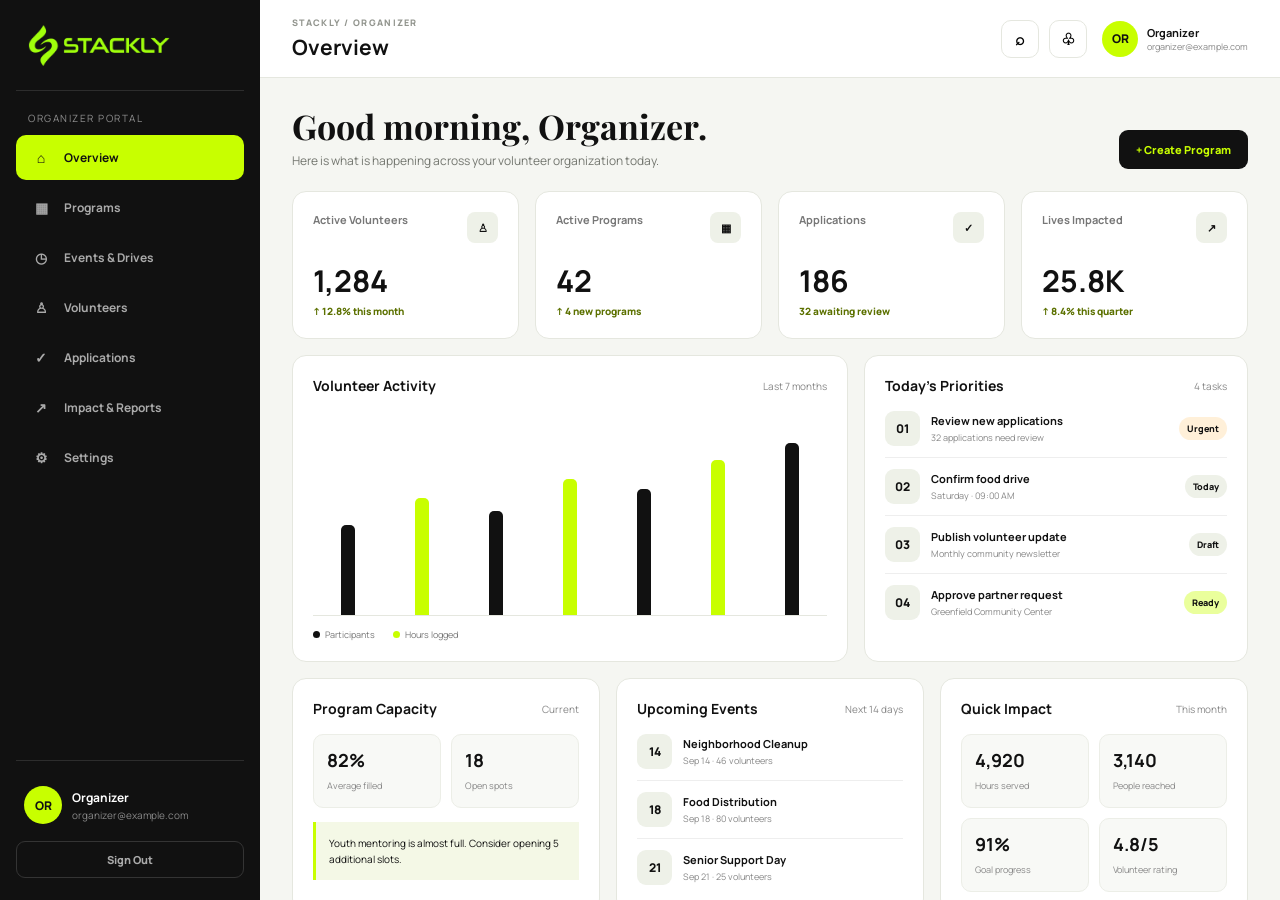
<file: admin-dashboard.html>
<!DOCTYPE html>

<html lang="en">
<head>
<meta charset="utf-8"/>
<meta content="width=device-width, initial-scale=1.0" name="viewport"/>
<title>Stackly | Organizer Dashboard</title>
<link href="assets/img/impact/logo STAC.webp" rel="icon"/>
<link href="https://fonts.googleapis.com" rel="preconnect"/>
<link crossorigin="" href="https://fonts.gstatic.com" rel="preconnect"/>
<link href="https://fonts.googleapis.com/css2?family=Manrope:wght@400;500;600;700;800&amp;family=Playfair+Display:wght@600;700&amp;display=swap" rel="stylesheet"/>
<style>
*{margin:0;padding:0;box-sizing:border-box}
:root{--black:#111;--lime:#c8ff00;--bg:#f5f6f2;--white:#fff;--line:#e5e7df;--muted:#73766f;--soft:#eef1e8}
body{font-family:Manrope,sans-serif;background:var(--bg);color:var(--black);overflow:hidden}
button,input,select{font:inherit}
button{cursor:pointer}
.app{height:100vh;display:flex}

/* SIDEBAR */
.sidebar{width:260px;background:var(--black);color:#fff;flex:none;display:flex;flex-direction:column;padding:22px 16px;z-index:100}
.logo{padding:3px 12px 24px;border-bottom:1px solid #2d2d2d}
.logo img{opacity:1 !important;filter:brightness(0) saturate(100%) invert(88%) sepia(99%) saturate(1737%) hue-rotate(26deg) brightness(106%) contrast(105%) !important;width:142px;display:block}
.portal{font-size:10px;text-transform:uppercase;letter-spacing:1.5px;color:#8f8f8f;margin:20px 12px 10px}
.nav{display:flex;flex-direction:column;gap:5px}
.nav button{border:0;background:transparent;color:#aaa;text-align:left;padding:13px 14px;border-radius:10px;font-weight:700;font-size:12px;display:flex;align-items:center;gap:12px;transition:.2s}
.nav button:hover{background:#1e1e1e;color:#fff}
.nav button.active{background:var(--lime);color:#111}
.nav-icon{width:22px;text-align:center;font-size:14px}
.sidebar-bottom{margin-top:auto;border-top:1px solid #2d2d2d;padding-top:16px}
.user-mini{display:flex;align-items:center;gap:10px;padding:9px 8px;margin-bottom:8px}
.avatar{width:38px;height:38px;border-radius:50%;background:var(--lime);color:#111;display:grid;place-items:center;font-weight:800;font-size:12px}
.user-mini strong{display:block;font-size:12px;max-width:155px;overflow:hidden;text-overflow:ellipsis;white-space:nowrap}
.user-mini small{display:block;color:#888;font-size:10px;margin-top:2px}
.signout{width:100%;border:1px solid #343434;background:transparent;color:#aaa;border-radius:9px;padding:10px;font-size:11px;font-weight:800}
.signout:hover{background:#fff;color:#111}

/* MOBILE */
.mobile-top{display:none}
.overlay{display:none}

/* MAIN */
.main{flex:1;min-width:0;height:100vh;overflow-y:auto;overflow-x:hidden}
.topbar{height:78px;background:#fff;border-bottom:1px solid var(--line);display:flex;align-items:center;justify-content:space-between;padding:0 32px;position:sticky;top:0;z-index:30}
.top-title small{display:block;text-transform:uppercase;letter-spacing:1.3px;color:#92958e;font-size:9px;font-weight:800;margin-bottom:4px}
.top-title h1{font-size:21px}
.top-actions{display:flex;align-items:center;gap:10px}
.icon-btn{width:38px;height:38px;border:1px solid var(--line);background:#fff;border-radius:10px;font-weight:800}
.profile{display:flex;align-items:center;gap:9px;margin-left:5px}
.profile .avatar{width:36px;height:36px}
.profile div:last-child strong{font-size:11px;display:block}
.profile div:last-child span{font-size:9px;color:#888;display:block;max-width:160px;overflow:hidden;text-overflow:ellipsis}

.content{padding:30px 32px 55px;max-width:1500px;margin:auto}
.page{display:none}
.page.active{display:block}

/* COMMON */
.page-head{display:flex;justify-content:space-between;align-items:flex-end;gap:20px;margin-bottom:22px}
.page-head h2{font-family:"Playfair Display",serif;font-size:34px;line-height:1.1}
.page-head p{color:var(--muted);font-size:12px;margin-top:7px}
.primary{border:0;background:var(--black);color:var(--lime);padding:12px 17px;border-radius:9px;font-size:11px;font-weight:800}
.primary:hover{background:var(--lime);color:#111}
.ghost{border:1px solid var(--line);background:#fff;color:#111;padding:11px 15px;border-radius:9px;font-size:11px;font-weight:800}
.grid{display:grid;gap:16px}
.stats{grid-template-columns:repeat(4,1fr)}
.card{background:#fff;border:1px solid var(--line);border-radius:14px;padding:20px}
.stat-card{min-height:130px}
.stat-top{display:flex;justify-content:space-between;color:#777;font-size:11px;font-weight:700}
.stat-icon{width:31px;height:31px;border-radius:8px;background:var(--soft);display:grid;place-items:center;color:#111;font-weight:800}
.stat-card h3{font-size:30px;margin-top:17px}
.stat-card .change{font-size:10px;color:#5c7100;margin-top:3px;font-weight:800}
.two{grid-template-columns:1.45fr 1fr}
.three{grid-template-columns:repeat(3,1fr)}
.section-gap{margin-top:16px}
.card-head{display:flex;justify-content:space-between;align-items:center;margin-bottom:16px}
.card-head h3{font-size:14px}
.card-head span{font-size:10px;color:#888}
.chart{height:205px;display:flex;align-items:flex-end;gap:14px;padding:15px 5px 0;border-bottom:1px solid var(--line)}
.bar-wrap{height:100%;flex:1;display:flex;align-items:flex-end;justify-content:center;gap:5px}
.bar{width:14px;border-radius:5px 5px 0 0;background:#111}
.bar.lime{background:var(--lime)}
.bar-label{font-size:9px;color:#999;margin-top:8px;text-align:center}
.legend{display:flex;gap:18px;margin-top:12px;font-size:9px;color:#777}
.dot{display:inline-block;width:7px;height:7px;border-radius:50%;background:#111;margin-right:5px}
.dot.lime{background:var(--lime)}
.list{display:flex;flex-direction:column;gap:11px}
.list-item{display:flex;align-items:center;gap:11px;padding-bottom:11px;border-bottom:1px solid #eee}
.list-item:last-child{border:0;padding-bottom:0}
.list-icon{width:35px;height:35px;border-radius:9px;background:var(--soft);display:grid;place-items:center;font-size:12px;font-weight:800;flex:none}
.list-copy{min-width:0;flex:1}
.list-copy strong{font-size:11px;display:block;white-space:nowrap;overflow:hidden;text-overflow:ellipsis}
.list-copy small{font-size:9px;color:#888;display:block;margin-top:3px}
.badge{font-size:9px;font-weight:800;padding:5px 8px;border-radius:20px;background:var(--soft)}
.badge.green{background:#eaff9c}
.badge.dark{background:#111;color:#fff}
.badge.orange{background:#fff0d9}
.table-wrap{overflow:auto}
table{width:100%;border-collapse:collapse;min-width:650px}
th{text-align:left;font-size:9px;text-transform:uppercase;letter-spacing:.8px;color:#92958e;padding:10px 9px;border-bottom:1px solid var(--line)}
td{font-size:10px;padding:13px 9px;border-bottom:1px solid #eee}
td strong{font-size:11px}
.progress{height:7px;background:#eceee8;border-radius:20px;overflow:hidden;min-width:90px}
.progress span{height:100%;display:block;background:#111;border-radius:20px}
.mini-grid{display:grid;grid-template-columns:repeat(2,1fr);gap:10px}
.mini{background:#f8f9f6;border:1px solid #eceee7;border-radius:10px;padding:13px}
.mini strong{font-size:18px;display:block}
.mini span{font-size:9px;color:#888}
.notice{padding:13px;background:#f4f8e6;border-left:3px solid var(--lime);font-size:10px;line-height:1.6;margin-top:14px}
.search{border:1px solid var(--line);border-radius:9px;height:38px;padding:0 12px;outline:none;background:#fff;font-size:11px}
.search:focus{border-color:#111}

/* PROGRAMS */
.program-card{display:flex;flex-direction:column;gap:12px}
.program-tag{font-size:9px;font-weight:800;text-transform:uppercase;letter-spacing:1px;color:#6e8100}
.program-card h3{font-size:15px}
.program-card p{font-size:10px;color:#888;line-height:1.6}
.program-footer{display:flex;justify-content:space-between;align-items:center;border-top:1px solid #eee;padding-top:12px}
.program-footer small{font-size:9px;color:#777}

/* EVENTS */
.event{display:flex;gap:15px;align-items:center}
.datebox{width:52px;height:58px;border-radius:10px;background:#111;color:#fff;text-align:center;padding-top:8px;flex:none}
.datebox strong{display:block;color:var(--lime);font-size:19px}
.datebox small{font-size:8px}
.event h4{font-size:11px}
.event p{font-size:9px;color:#888;margin-top:4px}

/* SETTINGS */
.settings{display:grid;grid-template-columns:220px 1fr;gap:18px}
.settings-nav{display:flex;flex-direction:column;gap:5px}
.settings-nav button{border:0;background:#fff;border:1px solid var(--line);padding:12px;text-align:left;border-radius:9px;font-size:10px;font-weight:800}
.settings-nav button.active{background:#111;color:var(--lime)}
.field{margin-bottom:15px}
.field label{display:block;font-size:10px;font-weight:800;margin-bottom:7px}
.field input,.field select{width:100%;height:43px;border:1px solid var(--line);border-radius:9px;padding:0 12px;outline:none;background:#fff;font-size:11px}
.field input:focus{border-color:#111}
.toggle-row{display:flex;justify-content:space-between;align-items:center;padding:14px 0;border-bottom:1px solid #eee}
.toggle-row strong{font-size:11px}.toggle-row small{display:block;color:#888;font-size:9px;margin-top:3px}
.switch{width:40px;height:22px;background:#ddd;border-radius:20px;position:relative;cursor:pointer}
.switch.on{background:#111}
.switch:after{content:"";position:absolute;width:16px;height:16px;top:3px;left:3px;border-radius:50%;background:#fff;transition:.2s}
.switch.on:after{left:21px;background:var(--lime)}

/* MOBILE */
@media(max-width:900px){
 body{overflow:hidden}
 .sidebar{position:fixed;left:-280px;top:0;height:100vh;width:270px;transition:.28s ease;box-shadow:15px 0 35px rgba(0,0,0,.18)}
 .sidebar.open{left:0}
 .overlay{position:fixed;inset:0;background:rgba(0,0,0,.45);z-index:90}
 .overlay.show{display:block}
 .mobile-top{height:64px;background:#111;display:flex;align-items:center;justify-content:space-between;padding:0 16px;position:fixed;top:0;left:0;right:0;z-index:80}
 .mobile-top img{opacity:1 !important;filter:brightness(0) saturate(100%) invert(88%) sepia(99%) saturate(1737%) hue-rotate(26deg) brightness(106%) contrast(105%) !important;width:118px}
 .hamb{width:40px;height:40px;border:1px solid #333;background:#1c1c1c;color:#c8ff00;border-radius:9px;font-size:19px}
 .main{padding-top:64px;width:100%}
 .topbar{height:66px;padding:0 18px}
 .topbar .top-actions .icon-btn{display:none}
 .profile{display:none}
 .content{padding:23px 18px 45px}
 .stats{grid-template-columns:repeat(2,1fr)}
 .two,.three{grid-template-columns:1fr}
 .settings{grid-template-columns:1fr}
 .page-head{align-items:flex-start;flex-direction:column}
 .page-head h2{font-size:29px}
 .page-head .primary{width:100%}
}
@media(max-width:480px){
 .stats{grid-template-columns:1fr}
 .card{padding:16px}
 .top-title h1{font-size:17px}
 .content{padding:18px 14px 40px}
 .mini-grid{grid-template-columns:1fr}
}

/* UNIQUE SIDEBAR PAGE CONTENT */
.extra-grid{display:grid;grid-template-columns:repeat(3,1fr);gap:16px;margin-top:16px}
.extra-grid.two{grid-template-columns:repeat(2,1fr)}
.info-card{background:#fff;border:1px solid var(--line);border-radius:14px;padding:20px}
.info-card h3{font-size:14px;margin-bottom:8px}
.info-card p{font-size:10px;color:var(--muted);line-height:1.7}
.info-list{display:flex;flex-direction:column;margin-top:12px}
.info-item{display:flex;gap:10px;padding:11px 0;border-bottom:1px solid #eee}
.info-item:last-child{border-bottom:0}
.info-dot{width:31px;height:31px;flex:0 0 31px;border-radius:9px;background:var(--lime);display:grid;place-items:center;font-size:8px;font-weight:900}
.info-item strong{font-size:10px;display:block;margin-bottom:3px}
.info-item span{font-size:9px;color:#888;line-height:1.5}
.metric-row{display:grid;grid-template-columns:repeat(3,1fr);gap:9px;margin-top:13px}
.metric-box{background:#f8f9f6;border:1px solid #eceee7;border-radius:10px;padding:12px}
.metric-box strong{display:block;font-size:18px;margin-bottom:3px}
.metric-box span{font-size:8px;color:#888}
.timeline{display:flex;flex-direction:column}
.timeline-row{display:grid;grid-template-columns:60px 1fr;gap:12px;padding:13px 0;border-bottom:1px solid #eee}
.timeline-row:last-child{border-bottom:0}
.timeline-time{font-size:9px;font-weight:900;color:#687500}
.timeline-row strong{font-size:10px}
.timeline-row p{font-size:9px;color:#888;margin-top:3px;line-height:1.5}
.sidebar{overflow-y:auto;overflow-x:hidden;scrollbar-width:thin;scrollbar-color:#444 transparent}
.logo img,.mobile-top img{opacity:1 !important;filter:brightness(0) saturate(100%) invert(88%) sepia(99%) saturate(1737%) hue-rotate(26deg) brightness(106%) contrast(105%) !important;}
@media(max-width:1100px){.extra-grid{grid-template-columns:1fr 1fr}}
@media(max-width:900px){.sidebar{overflow-y:auto;overflow-x:hidden}.extra-grid,.extra-grid.two{grid-template-columns:1fr}}

.logo img,
.mobile-top img{opacity:1 !important;filter:brightness(0) saturate(100%) invert(88%) sepia(99%) saturate(1737%) hue-rotate(26deg) brightness(106%) contrast(105%) !important;
  filter: brightness(0) saturate(100%)
          invert(88%) sepia(99%) saturate(1737%)
          hue-rotate(26deg) brightness(106%) contrast(105%) !important;
  opacity: 1 !important;
}

</style>
</head>
<body>
<div class="app">
<!-- MOBILE HEADER -->
<div class="mobile-top">
<img alt="Stackly Logo" src="assets/img/impact/logo STAC.webp"/>
<button class="hamb" id="hamb">☰</button>
</div>
<div class="overlay" id="overlay"></div>
<!-- SIDEBAR -->
<aside class="sidebar" id="sidebar">
<div class="logo" id="dashboardLogo" role="button" tabindex="0" aria-label="Go to Overview Dashboard">
<img alt="Stackly Logo" src="assets/img/impact/logo STAC.webp"/>
</div>
<div class="portal">Organizer Portal</div>
<nav class="nav">
<button class="active" data-page="overview"><span class="nav-icon">⌂</span>Overview</button>
<button data-page="programs"><span class="nav-icon">▦</span>Programs</button>
<button data-page="events"><span class="nav-icon">◷</span>Events &amp; Drives</button>
<button data-page="volunteers"><span class="nav-icon">♙</span>Volunteers</button>
<button data-page="applications"><span class="nav-icon">✓</span>Applications</button>
<button data-page="impact"><span class="nav-icon">↗</span>Impact &amp; Reports</button>
<button data-page="settings"><span class="nav-icon">⚙</span>Settings</button>
</nav>
<div class="sidebar-bottom">
<div class="user-mini">
<div class="avatar" id="sideAvatar">HA</div>
<div>
<strong id="sideName">Organizer</strong>
<small id="sideEmail">organizer@example.com</small>
</div>
</div>
<button class="signout" id="signout">Sign Out</button>
</div>
</aside>
<!-- MAIN -->
<main class="main" id="main">
<header class="topbar">
<div class="top-title">
<small>Stackly / Organizer</small>
<h1 id="topHeading">Overview</h1>
</div>
<div class="top-actions">
<button class="icon-btn">⌕</button>
<button class="icon-btn">♧</button>
<div class="profile">
<div class="avatar" id="topAvatar">HA</div>
<div>
<strong id="topName">Organizer</strong>
<span id="topEmail">organizer@example.com</span>
</div>
</div>
</div>
</header>
<div class="content">
<!-- ================= OVERVIEW ================= -->
<section class="page active" id="overview">
<div class="page-head">
<div>
<h2>Good morning, <span id="helloName">Organizer</span>.</h2>
<p>Here is what is happening across your volunteer organization today.</p>
</div>
<button class="primary" onclick="openPage('programs')">+ Create Program</button>
</div>
<div class="grid stats">
<div class="card stat-card"><div class="stat-top"><span>Active Volunteers</span><span class="stat-icon">♙</span></div><h3>1,284</h3><div class="change">↑ 12.8% this month</div></div>
<div class="card stat-card"><div class="stat-top"><span>Active Programs</span><span class="stat-icon">▦</span></div><h3>42</h3><div class="change">↑ 4 new programs</div></div>
<div class="card stat-card"><div class="stat-top"><span>Applications</span><span class="stat-icon">✓</span></div><h3>186</h3><div class="change">32 awaiting review</div></div>
<div class="card stat-card"><div class="stat-top"><span>Lives Impacted</span><span class="stat-icon">↗</span></div><h3>25.8K</h3><div class="change">↑ 8.4% this quarter</div></div>
</div>
<div class="grid two section-gap">
<div class="card">
<div class="card-head"><h3>Volunteer Activity</h3><span>Last 7 months</span></div>
<div class="chart">
<div class="bar-wrap"><div class="bar" style="height:48%"></div></div>
<div class="bar-wrap"><div class="bar lime" style="height:62%"></div></div>
<div class="bar-wrap"><div class="bar" style="height:55%"></div></div>
<div class="bar-wrap"><div class="bar lime" style="height:72%"></div></div>
<div class="bar-wrap"><div class="bar" style="height:67%"></div></div>
<div class="bar-wrap"><div class="bar lime" style="height:82%"></div></div>
<div class="bar-wrap"><div class="bar" style="height:91%"></div></div>
</div>
<div class="legend"><span><i class="dot"></i>Participants</span><span><i class="dot lime"></i>Hours logged</span></div>
</div>
<div class="card">
<div class="card-head"><h3>Today's Priorities</h3><span>4 tasks</span></div>
<div class="list">
<div class="list-item"><div class="list-icon">01</div><div class="list-copy"><strong>Review new applications</strong><small>32 applications need review</small></div><span class="badge orange">Urgent</span></div>
<div class="list-item"><div class="list-icon">02</div><div class="list-copy"><strong>Confirm food drive</strong><small>Saturday · 09:00 AM</small></div><span class="badge">Today</span></div>
<div class="list-item"><div class="list-icon">03</div><div class="list-copy"><strong>Publish volunteer update</strong><small>Monthly community newsletter</small></div><span class="badge">Draft</span></div>
<div class="list-item"><div class="list-icon">04</div><div class="list-copy"><strong>Approve partner request</strong><small>Greenfield Community Center</small></div><span class="badge green">Ready</span></div>
</div>
</div>
</div>
<div class="grid three section-gap">
<div class="card"><div class="card-head"><h3>Program Capacity</h3><span>Current</span></div><div class="mini-grid"><div class="mini"><strong>82%</strong><span>Average filled</span></div><div class="mini"><strong>18</strong><span>Open spots</span></div></div><div class="notice">Youth mentoring is almost full. Consider opening 5 additional slots.</div></div>
<div class="card"><div class="card-head"><h3>Upcoming Events</h3><span>Next 14 days</span></div><div class="list"><div class="list-item"><div class="list-icon">14</div><div class="list-copy"><strong>Neighborhood Cleanup</strong><small>Sep 14 · 46 volunteers</small></div></div><div class="list-item"><div class="list-icon">18</div><div class="list-copy"><strong>Food Distribution</strong><small>Sep 18 · 80 volunteers</small></div></div><div class="list-item"><div class="list-icon">21</div><div class="list-copy"><strong>Senior Support Day</strong><small>Sep 21 · 25 volunteers</small></div></div></div></div>
<div class="card"><div class="card-head"><h3>Quick Impact</h3><span>This month</span></div><div class="mini-grid"><div class="mini"><strong>4,920</strong><span>Hours served</span></div><div class="mini"><strong>3,140</strong><span>People reached</span></div><div class="mini"><strong>91%</strong><span>Goal progress</span></div><div class="mini"><strong>4.8/5</strong><span>Volunteer rating</span></div></div></div>
</div>
</section>
<!-- ================= PROGRAMS ================= -->
<section class="page" id="programs">
<div class="page-head"><div><h2>Programs</h2><p>Create, manage and measure your community programs.</p></div><button class="primary" onclick="alert('Program creation form can be connected here.')">+ New Program</button></div>
<div class="grid stats">
<div class="card stat-card"><div class="stat-top"><span>Total Programs</span><span class="stat-icon">▦</span></div><h3>42</h3><div class="change">6 launching soon</div></div>
<div class="card stat-card"><div class="stat-top"><span>Active</span><span class="stat-icon">●</span></div><h3>31</h3><div class="change">74% of all programs</div></div>
<div class="card stat-card"><div class="stat-top"><span>Completed</span><span class="stat-icon">✓</span></div><h3>11</h3><div class="change">3 completed this month</div></div>
<div class="card stat-card"><div class="stat-top"><span>Avg. Rating</span><span class="stat-icon">★</span></div><h3>4.8</h3><div class="change">↑ 0.2 from last month</div></div>
</div>
<div class="grid three section-gap">
<div class="card program-card"><span class="program-tag">Education</span><h3>Youth Mentoring</h3><p>Weekly mentorship and academic support for students from underserved communities.</p><div class="progress"><span style="width:86%"></span></div><div class="program-footer"><small>43 / 50 volunteers</small><span class="badge green">Active</span></div></div>
<div class="card program-card"><span class="program-tag">Environment</span><h3>Green Neighborhoods</h3><p>Community cleanups, tree planting and local environmental awareness campaigns.</p><div class="progress"><span style="width:71%"></span></div><div class="program-footer"><small>71 / 100 volunteers</small><span class="badge green">Active</span></div></div>
<div class="card program-card"><span class="program-tag">Community Care</span><h3>Senior Support</h3><p>Friendly visits, errands and digital support for senior citizens living alone.</p><div class="progress"><span style="width:58%"></span></div><div class="program-footer"><small>29 / 50 volunteers</small><span class="badge">Recruiting</span></div></div>
<div class="card program-card"><span class="program-tag">Food Security</span><h3>Community Pantry</h3><p>Weekly food collection and distribution for families facing food insecurity.</p><div class="progress"><span style="width:92%"></span></div><div class="program-footer"><small>92 / 100 volunteers</small><span class="badge green">Active</span></div></div>
<div class="card program-card"><span class="program-tag">Healthcare</span><h3>Wellness Outreach</h3><p>Health education camps and access support delivered with local partners.</p><div class="progress"><span style="width:47%"></span></div><div class="program-footer"><small>19 / 40 volunteers</small><span class="badge orange">Launching</span></div></div>
<div class="card program-card"><span class="program-tag">Skills</span><h3>Digital Skills Lab</h3><p>Practical digital literacy workshops for adults seeking better opportunities.</p><div class="progress"><span style="width:64%"></span></div><div class="program-footer"><small>32 / 50 volunteers</small><span class="badge">Recruiting</span></div></div>
</div>

<div class="extra-grid">
<div class="info-card"><h3>Program Health</h3><p>Quick view of how your programs are performing beyond volunteer capacity.</p><div class="metric-row"><div class="metric-box"><strong>94%</strong><span>Goal alignment</span></div><div class="metric-box"><strong>4.8</strong><span>Avg rating</span></div><div class="metric-box"><strong>31</strong><span>Active</span></div></div></div>
<div class="info-card"><h3>Program Milestones</h3><div class="info-list"><div class="info-item"><div class="info-dot">01</div><div><strong>Planning</strong><span>Define outcomes, partners and volunteer needs.</span></div></div><div class="info-item"><div class="info-dot">02</div><div><strong>Recruitment</strong><span>Fill roles and confirm volunteer availability.</span></div></div></div></div>
<div class="info-card"><h3>Program Actions</h3><div class="info-list"><div class="info-item"><div class="info-dot">UP</div><div><strong>Update capacity</strong><span>Adjust open volunteer slots when demand changes.</span></div></div><div class="info-item"><div class="info-dot">RP</div><div><strong>Review performance</strong><span>Compare participation with program targets.</span></div></div></div></div>
</div>
<div class="extra-grid two">
<div class="card"><div class="card-head"><h3>Program Roadmap</h3><span>September</span></div><div class="timeline"><div class="timeline-row"><div class="timeline-time">SEP 12</div><div><strong>Youth Mentoring review</strong><p>Evaluate mentor coverage and student participation.</p></div></div><div class="timeline-row"><div class="timeline-time">SEP 19</div><div><strong>Green Neighborhoods check</strong><p>Review cleanup and planting targets.</p></div></div><div class="timeline-row"><div class="timeline-time">SEP 26</div><div><strong>Digital Skills launch</strong><p>Prepare workshop resources and trainer assignments.</p></div></div></div></div>
<div class="card"><div class="card-head"><h3>Program Insights</h3><span>Current</span></div><div class="info-list"><div class="info-item"><div class="info-dot">ED</div><div><strong>Education leads</strong><span>Highest recurring volunteer participation.</span></div></div><div class="info-item"><div class="info-dot">FS</div><div><strong>Food Security is near capacity</strong><span>Recruitment demand is currently high.</span></div></div><div class="info-item"><div class="info-dot">SK</div><div><strong>Skills is growing</strong><span>New workshop demand is increasing.</span></div></div></div></div>
</div>
</section>
<!-- ================= EVENTS ================= -->
<section class="page" id="events">
<div class="page-head"><div><h2>Events &amp; Drives</h2><p>Coordinate upcoming campaigns, community events and volunteer schedules.</p></div><button class="primary">+ Create Event</button></div>
<div class="grid stats">
<div class="card stat-card"><div class="stat-top"><span>Upcoming Events</span><span class="stat-icon">◷</span></div><h3>18</h3><div class="change">5 this week</div></div>
<div class="card stat-card"><div class="stat-top"><span>Registrations</span><span class="stat-icon">♙</span></div><h3>642</h3><div class="change">↑ 16% this week</div></div>
<div class="card stat-card"><div class="stat-top"><span>Events This Month</span><span class="stat-icon">▦</span></div><h3>27</h3><div class="change">9 completed</div></div>
<div class="card stat-card"><div class="stat-top"><span>Attendance Rate</span><span class="stat-icon">✓</span></div><h3>89%</h3><div class="change">↑ 4.1% improvement</div></div>
</div>
<div class="grid two section-gap">
<div class="card">
<div class="card-head"><h3>Upcoming Schedule</h3><span>September 2026</span></div>
<div class="list">
<div class="list-item"><div class="datebox"><strong>14</strong><small>SEP</small></div><div class="list-copy"><strong>Neighborhood Cleanup</strong><small>09:00 AM · Central Park · 46 volunteers</small></div><span class="badge green">Confirmed</span></div>
<div class="list-item"><div class="datebox"><strong>18</strong><small>SEP</small></div><div class="list-copy"><strong>Community Food Distribution</strong><small>08:30 AM · East Hall · 80 volunteers</small></div><span class="badge green">Confirmed</span></div>
<div class="list-item"><div class="datebox"><strong>21</strong><small>SEP</small></div><div class="list-copy"><strong>Senior Support Day</strong><small>10:00 AM · West Community Center · 25 volunteers</small></div><span class="badge">Planning</span></div>
<div class="list-item"><div class="datebox"><strong>25</strong><small>SEP</small></div><div class="list-copy"><strong>Digital Skills Workshop</strong><small>02:00 PM · Innovation Hub · 40 volunteers</small></div><span class="badge">Planning</span></div>
</div>
</div>
<div class="card"><div class="card-head"><h3>Drive Performance</h3><span>Monthly</span></div><div class="mini-grid"><div class="mini"><strong>2,840</strong><span>Items collected</span></div><div class="mini"><strong>1,920</strong><span>Families supported</span></div><div class="mini"><strong>78%</strong><span>Goal reached</span></div><div class="mini"><strong>34</strong><span>Partner locations</span></div></div><div class="notice">Food drive is 22% away from its monthly collection goal.</div></div>
</div>
<div class="card section-gap"><div class="card-head"><h3>Event Operations</h3><span>Recent activity</span></div><div class="table-wrap"><table><thead><tr><th>Event</th><th>Date</th><th>Volunteers</th><th>Attendance</th><th>Status</th></tr></thead><tbody><tr><td><strong>Community Garden Day</strong></td><td>Sep 08</td><td>64</td><td>95%</td><td><span class="badge green">Completed</span></td></tr><tr><td><strong>Back-to-School Drive</strong></td><td>Sep 06</td><td>92</td><td>91%</td><td><span class="badge green">Completed</span></td></tr><tr><td><strong>River Cleanup</strong></td><td>Sep 03</td><td>58</td><td>87%</td><td><span class="badge green">Completed</span></td></tr></tbody></table></div></div>

<div class="extra-grid">
<div class="info-card"><h3>Event Readiness</h3><p>Operational checks for events that are approaching soon.</p><div class="metric-row"><div class="metric-box"><strong>18</strong><span>Upcoming</span></div><div class="metric-box"><strong>89%</strong><span>Attendance</span></div><div class="metric-box"><strong>6</strong><span>Need review</span></div></div></div>
<div class="info-card"><h3>Venue Coordination</h3><div class="info-list"><div class="info-item"><div class="info-dot">CP</div><div><strong>Central Park</strong><span>Cleanup logistics confirmed.</span></div></div><div class="info-item"><div class="info-dot">EH</div><div><strong>East Hall</strong><span>Food distribution setup pending.</span></div></div></div></div>
<div class="info-card"><h3>Drive Checklist</h3><div class="info-list"><div class="info-item"><div class="info-dot">01</div><div><strong>Volunteer count</strong><span>Confirm final registrations.</span></div></div><div class="info-item"><div class="info-dot">02</div><div><strong>Supplies</strong><span>Verify equipment and materials.</span></div></div></div></div>
</div>
<div class="extra-grid two">
<div class="card"><div class="card-head"><h3>Event Run Sheet</h3><span>Next events</span></div><div class="timeline"><div class="timeline-row"><div class="timeline-time">08:00</div><div><strong>Team arrival</strong><p>Organizer and lead volunteers check in.</p></div></div><div class="timeline-row"><div class="timeline-time">09:00</div><div><strong>Community activity</strong><p>Volunteer teams begin assigned work.</p></div></div><div class="timeline-row"><div class="timeline-time">13:00</div><div><strong>Close &amp; report</strong><p>Record attendance, outcomes and notes.</p></div></div></div></div>
<div class="card"><div class="card-head"><h3>Event Follow-ups</h3><span>After each drive</span></div><div class="info-list"><div class="info-item"><div class="info-dot">FD</div><div><strong>Food Distribution</strong><span>Upload final collection numbers.</span></div></div><div class="info-item"><div class="info-dot">NC</div><div><strong>Neighborhood Cleanup</strong><span>Record volunteer attendance.</span></div></div><div class="info-item"><div class="info-dot">SS</div><div><strong>Senior Support</strong><span>Capture organizer feedback.</span></div></div></div></div>
</div>
</section>
<!-- ================= VOLUNTEERS ================= -->
<section class="page" id="volunteers">
<div class="page-head"><div><h2>Volunteers</h2><p>Manage your volunteer community, participation and engagement.</p></div><button class="primary">+ Invite Volunteers</button></div>
<div class="grid stats">
<div class="card stat-card"><div class="stat-top"><span>Total Volunteers</span><span class="stat-icon">♙</span></div><h3>1,284</h3><div class="change">↑ 12.8% this month</div></div>
<div class="card stat-card"><div class="stat-top"><span>Active This Week</span><span class="stat-icon">●</span></div><h3>742</h3><div class="change">58% of total</div></div>
<div class="card stat-card"><div class="stat-top"><span>New Volunteers</span><span class="stat-icon">+</span></div><h3>86</h3><div class="change">Last 30 days</div></div>
<div class="card stat-card"><div class="stat-top"><span>Retention</span><span class="stat-icon">↗</span></div><h3>91%</h3><div class="change">↑ 3.5% this quarter</div></div>
</div>
<div class="grid two section-gap">
<div class="card"><div class="card-head"><h3>Volunteer Directory</h3><input class="search" oninput="filterTable(this.value)" placeholder="Search volunteers..."/></div><div class="table-wrap"><table id="volTable"><thead><tr><th>Name</th><th>Program</th><th>Hours</th><th>Joined</th><th>Status</th></tr></thead><tbody><tr><td><strong>Ananya Rao</strong></td><td>Youth Mentoring</td><td>84</td><td>Jan 2026</td><td><span class="badge green">Active</span></td></tr><tr><td><strong>Rahul Menon</strong></td><td>Green Neighborhoods</td><td>72</td><td>Feb 2026</td><td><span class="badge green">Active</span></td></tr><tr><td><strong>Meera Shah</strong></td><td>Community Pantry</td><td>61</td><td>Mar 2026</td><td><span class="badge green">Active</span></td></tr><tr><td><strong>Arjun Kumar</strong></td><td>Senior Support</td><td>48</td><td>Apr 2026</td><td><span class="badge">Away</span></td></tr><tr><td><strong>Diya Nair</strong></td><td>Digital Skills Lab</td><td>44</td><td>May 2026</td><td><span class="badge green">Active</span></td></tr></tbody></table></div></div>
<div class="card"><div class="card-head"><h3>Engagement Snapshot</h3><span>This month</span></div><div class="mini-grid"><div class="mini"><strong>4,920</strong><span>Hours logged</span></div><div class="mini"><strong>86%</strong><span>Engagement rate</span></div><div class="mini"><strong>342</strong><span>Top contributors</span></div><div class="mini"><strong>4.8/5</strong><span>Experience score</span></div></div><div class="notice">Your most engaged volunteer segment is Education, with 94% monthly participation.</div></div>
</div>

<div class="extra-grid">
<div class="info-card"><h3>Volunteer Engagement</h3><p>Understand participation patterns and where additional support is needed.</p><div class="metric-row"><div class="metric-box"><strong>86%</strong><span>Engagement</span></div><div class="metric-box"><strong>91%</strong><span>Retention</span></div><div class="metric-box"><strong>86</strong><span>New</span></div></div></div>
<div class="info-card"><h3>Volunteer Segments</h3><div class="info-list"><div class="info-item"><div class="info-dot">ED</div><div><strong>Education</strong><span>Strong weekly participation.</span></div></div><div class="info-item"><div class="info-dot">CM</div><div><strong>Community</strong><span>Largest overall volunteer group.</span></div></div></div></div>
<div class="info-card"><h3>Retention Signals</h3><div class="info-list"><div class="info-item"><div class="info-dot">+</div><div><strong>Returning volunteers</strong><span>Most active volunteers have recurring commitments.</span></div></div><div class="info-item"><div class="info-dot">!</div><div><strong>At-risk group</strong><span>Follow up with volunteers inactive for 30 days.</span></div></div></div></div>
</div>
<div class="extra-grid two">
<div class="card"><div class="card-head"><h3>Engagement Journey</h3><span>Volunteer lifecycle</span></div><div class="timeline"><div class="timeline-row"><div class="timeline-time">NEW</div><div><strong>Welcome</strong><p>Help new volunteers discover suitable programs.</p></div></div><div class="timeline-row"><div class="timeline-time">ACTIVE</div><div><strong>Participate</strong><p>Encourage recurring shifts and team involvement.</p></div></div><div class="timeline-row"><div class="timeline-time">LOYAL</div><div><strong>Recognize</strong><p>Celebrate milestones and long-term contributions.</p></div></div></div></div>
<div class="card"><div class="card-head"><h3>Volunteer Support</h3><span>Organizer actions</span></div><div class="info-list"><div class="info-item"><div class="info-dot">01</div><div><strong>Send reminders</strong><span>Help volunteers prepare for upcoming shifts.</span></div></div><div class="info-item"><div class="info-dot">02</div><div><strong>Collect feedback</strong><span>Use experience feedback to improve programs.</span></div></div></div></div>
</div>
</section>
<!-- ================= APPLICATIONS ================= -->
<section class="page" id="applications">
<div class="page-head"><div><h2>Applications</h2><p>Review new volunteer applications and match people to programs.</p></div><button class="ghost">Export CSV</button></div>
<div class="grid stats">
<div class="card stat-card"><div class="stat-top"><span>Pending Review</span><span class="stat-icon">!</span></div><h3>32</h3><div class="change">Needs attention</div></div>
<div class="card stat-card"><div class="stat-top"><span>Approved</span><span class="stat-icon">✓</span></div><h3>118</h3><div class="change">This month</div></div>
<div class="card stat-card"><div class="stat-top"><span>Interviews</span><span class="stat-icon">◉</span></div><h3>24</h3><div class="change">Scheduled this week</div></div>
<div class="card stat-card"><div class="stat-top"><span>Acceptance Rate</span><span class="stat-icon">↗</span></div><h3>76%</h3><div class="change">↑ 5.2% this month</div></div>
</div>
<div class="card section-gap"><div class="card-head"><h3>Recent Applications</h3><span>Latest submissions</span></div><div class="table-wrap"><table><thead><tr><th>Applicant</th><th>Interested Program</th><th>Experience</th><th>Applied</th><th>Status</th><th>Action</th></tr></thead><tbody><tr><td><strong>Kavya Iyer</strong></td><td>Youth Mentoring</td><td>Teaching</td><td>Today</td><td><span class="badge orange">Pending</span></td><td><button class="ghost">Review</button></td></tr><tr><td><strong>Vikram Das</strong></td><td>Food Security</td><td>Logistics</td><td>Today</td><td><span class="badge orange">Pending</span></td><td><button class="ghost">Review</button></td></tr><tr><td><strong>Nisha Patel</strong></td><td>Senior Support</td><td>Caregiving</td><td>Yesterday</td><td><span class="badge green">Approved</span></td><td><button class="ghost">View</button></td></tr><tr><td><strong>Rohan Shah</strong></td><td>Environment</td><td>Community Work</td><td>Sep 08</td><td><span class="badge dark">Interview</span></td><td><button class="ghost">View</button></td></tr><tr><td><strong>Sneha Rao</strong></td><td>Digital Skills</td><td>Technology</td><td>Sep 07</td><td><span class="badge green">Approved</span></td><td><button class="ghost">View</button></td></tr></tbody></table></div></div>

<div class="extra-grid">
<div class="info-card"><h3>Review Queue</h3><p>Prioritize applications using readiness, timing and program demand.</p><div class="metric-row"><div class="metric-box"><strong>32</strong><span>Pending</span></div><div class="metric-box"><strong>24</strong><span>Interviews</span></div><div class="metric-box"><strong>76%</strong><span>Accepted</span></div></div></div>
<div class="info-card"><h3>Matching Signals</h3><div class="info-list"><div class="info-item"><div class="info-dot">SK</div><div><strong>Skills</strong><span>Match applicant experience with program needs.</span></div></div><div class="info-item"><div class="info-dot">AV</div><div><strong>Availability</strong><span>Confirm the applicant can attend required shifts.</span></div></div></div></div>
<div class="info-card"><h3>Review Checklist</h3><div class="info-list"><div class="info-item"><div class="info-dot">01</div><div><strong>Read experience</strong><span>Review relevant volunteer and professional background.</span></div></div><div class="info-item"><div class="info-dot">02</div><div><strong>Check fit</strong><span>Compare skills with the selected program.</span></div></div></div></div>
</div>
<div class="extra-grid two">
<div class="card"><div class="card-head"><h3>Application Pipeline</h3><span>Current flow</span></div><div class="timeline"><div class="timeline-row"><div class="timeline-time">NEW</div><div><strong>Initial review</strong><p>32 applications are waiting for organizer attention.</p></div></div><div class="timeline-row"><div class="timeline-time">MATCH</div><div><strong>Program matching</strong><p>Suitable applicants are connected to open roles.</p></div></div><div class="timeline-row"><div class="timeline-time">FINAL</div><div><strong>Confirmation</strong><p>Approved volunteers receive program instructions.</p></div></div></div></div>
<div class="card"><div class="card-head"><h3>Interview Planning</h3><span>This week</span></div><div class="info-list"><div class="info-item"><div class="info-dot">24</div><div><strong>Scheduled interviews</strong><span>Use consistent questions for fair evaluation.</span></div></div><div class="info-item"><div class="info-dot">8</div><div><strong>Program matches</strong><span>Applicants are being evaluated for multiple programs.</span></div></div></div></div>
</div>
</section>
<!-- ================= IMPACT ================= -->
<section class="page" id="impact">
<div class="page-head"><div><h2>Impact &amp; Reports</h2><p>Measure the difference your organization is making across communities.</p></div><button class="primary">Generate Report</button></div>
<div class="grid stats">
<div class="card stat-card"><div class="stat-top"><span>Lives Impacted</span><span class="stat-icon">↗</span></div><h3>25.8K</h3><div class="change">↑ 8.4% this quarter</div></div>
<div class="card stat-card"><div class="stat-top"><span>Volunteer Hours</span><span class="stat-icon">◷</span></div><h3>42.6K</h3><div class="change">↑ 11.2% this quarter</div></div>
<div class="card stat-card"><div class="stat-top"><span>Communities</span><span class="stat-icon">⌖</span></div><h3>40</h3><div class="change">Across 12 regions</div></div>
<div class="card stat-card"><div class="stat-top"><span>Goals Achieved</span><span class="stat-icon">★</span></div><h3>91%</h3><div class="change">Above quarterly target</div></div>
</div>
<div class="grid two section-gap">
<div class="card"><div class="card-head"><h3>Impact by Program</h3><span>People reached</span></div><div class="list"><div class="list-item"><div class="list-icon">01</div><div class="list-copy"><strong>Youth Mentoring</strong><small>7,840 people reached</small></div><span class="badge green">92%</span></div><div class="list-item"><div class="list-icon">02</div><div class="list-copy"><strong>Community Pantry</strong><small>6,420 people reached</small></div><span class="badge green">88%</span></div><div class="list-item"><div class="list-icon">03</div><div class="list-copy"><strong>Green Neighborhoods</strong><small>4,860 people reached</small></div><span class="badge">74%</span></div><div class="list-item"><div class="list-icon">04</div><div class="list-copy"><strong>Senior Support</strong><small>3,920 people reached</small></div><span class="badge">68%</span></div></div></div>
<div class="card"><div class="card-head"><h3>Quarterly Goals</h3><span>Q3 2026</span></div><div class="list"><div class="list-item"><div class="list-copy"><strong>Volunteer Hours</strong><small>42,600 / 45,000 hours</small></div><span class="badge green">95%</span></div><div class="list-item"><div class="list-copy"><strong>People Reached</strong><small>25,800 / 28,000 people</small></div><span class="badge">92%</span></div><div class="list-item"><div class="list-copy"><strong>New Volunteers</strong><small>312 / 350 volunteers</small></div><span class="badge">89%</span></div><div class="list-item"><div class="list-copy"><strong>Partner Growth</strong><small>18 / 20 partners</small></div><span class="badge green">90%</span></div></div></div>
</div>
<div class="card section-gap"><div class="card-head"><h3>Monthly Impact Trend</h3><span>January – September 2026</span></div><div class="chart"><div class="bar-wrap"><div class="bar" style="height:35%"></div></div><div class="bar-wrap"><div class="bar lime" style="height:44%"></div></div><div class="bar-wrap"><div class="bar" style="height:51%"></div></div><div class="bar-wrap"><div class="bar lime" style="height:58%"></div></div><div class="bar-wrap"><div class="bar" style="height:65%"></div></div><div class="bar-wrap"><div class="bar lime" style="height:72%"></div></div><div class="bar-wrap"><div class="bar" style="height:79%"></div></div><div class="bar-wrap"><div class="bar lime" style="height:87%"></div></div><div class="bar-wrap"><div class="bar" style="height:94%"></div></div></div><div class="legend"><span><i class="dot"></i>Impact index</span><span><i class="dot lime"></i>Monthly target</span></div></div>

<div class="extra-grid">
<div class="info-card"><h3>Impact Quality</h3><p>Go beyond total numbers and review the quality and consistency of outcomes.</p><div class="metric-row"><div class="metric-box"><strong>91%</strong><span>Goal progress</span></div><div class="metric-box"><strong>4.8</strong><span>Experience</span></div><div class="metric-box"><strong>40</strong><span>Communities</span></div></div></div>
<div class="info-card"><h3>Outcome Highlights</h3><div class="info-list"><div class="info-item"><div class="info-dot">25K</div><div><strong>Lives reached</strong><span>Community programs continue to expand their reach.</span></div></div><div class="info-item"><div class="info-dot">42K</div><div><strong>Hours contributed</strong><span>Volunteer time remains the core service resource.</span></div></div></div></div>
<div class="info-card"><h3>Reporting Rhythm</h3><div class="info-list"><div class="info-item"><div class="info-dot">W</div><div><strong>Weekly</strong><span>Review participation and event activity.</span></div></div><div class="info-item"><div class="info-dot">M</div><div><strong>Monthly</strong><span>Compare program outcomes against targets.</span></div></div></div></div>
</div>
<div class="extra-grid two">
<div class="card"><div class="card-head"><h3>Impact Review Cycle</h3><span>Organizer workflow</span></div><div class="timeline"><div class="timeline-row"><div class="timeline-time">01</div><div><strong>Collect</strong><p>Gather hours, attendance and outcome data.</p></div></div><div class="timeline-row"><div class="timeline-time">02</div><div><strong>Compare</strong><p>Measure progress against quarterly targets.</p></div></div><div class="timeline-row"><div class="timeline-time">03</div><div><strong>Improve</strong><p>Use insights to adjust programs and resources.</p></div></div></div></div>
<div class="card"><div class="card-head"><h3>Report Themes</h3><span>Current focus</span></div><div class="info-list"><div class="info-item"><div class="info-dot">HR</div><div><strong>Volunteer hours</strong><span>Track contribution and participation quality.</span></div></div><div class="info-item"><div class="info-dot">LP</div><div><strong>Lives impacted</strong><span>Measure direct community reach.</span></div></div><div class="info-item"><div class="info-dot">RG</div><div><strong>Regional growth</strong><span>Compare activity across service regions.</span></div></div></div></div>
</div>
</section>
<!-- ================= SETTINGS ================= -->
<section class="page" id="settings">
<div class="page-head"><div><h2>Settings</h2><p>Manage your organizer profile and dashboard preferences.</p></div><button class="primary" onclick="saveSettings()">Save Changes</button></div>
<div class="settings">
<div class="settings-nav">
<button class="active">Organization Profile</button>
<button>Account</button>
<button>Notifications</button>
<button>Security</button>
</div>
<div>
<div class="card">
<div class="card-head"><h3>Organizer Profile</h3><span>Account details</span></div>
<div class="field"><label>Display Name</label><input id="settingName" type="text"/></div>
<div class="field"><label>Login Email</label><input id="settingEmail" readonly="" type="email"/></div>
<div class="field"><label>Organization Name</label><input value="Stackly Volunteer Organization"/></div>
<div class="field"><label>Organization Region</label><select><option>India</option><option>Asia Pacific</option><option>Global</option></select></div>
</div>
<div class="card section-gap">
<div class="card-head"><h3>Preferences</h3><span>Customize your workspace</span></div>
<div class="toggle-row"><div><strong>Email notifications</strong><small>Receive updates about applications and events.</small></div><div class="switch on"></div></div>
<div class="toggle-row"><div><strong>Weekly impact report</strong><small>Receive a weekly summary of organization activity.</small></div><div class="switch on"></div></div>
<div class="toggle-row"><div><strong>New volunteer alerts</strong><small>Notify me when a new volunteer applies.</small></div><div class="switch"></div></div>
</div>
</div>
</div>

<div class="extra-grid">
<div class="info-card"><h3>Organization Health</h3><p>Core account information that supports your organizer workspace.</p><div class="metric-row"><div class="metric-box"><strong>42</strong><span>Programs</span></div><div class="metric-box"><strong>27</strong><span>Events</span></div><div class="metric-box"><strong>1.2K</strong><span>Volunteers</span></div></div></div>
<div class="info-card"><h3>Workspace Preferences</h3><div class="info-list"><div class="info-item"><div class="info-dot">NT</div><div><strong>Notifications</strong><span>Control application and event alerts.</span></div></div><div class="info-item"><div class="info-dot">RP</div><div><strong>Reports</strong><span>Choose how frequently impact summaries arrive.</span></div></div></div></div>
<div class="info-card"><h3>Security Checklist</h3><div class="info-list"><div class="info-item"><div class="info-dot">✓</div><div><strong>Account email</strong><span>Your login email is linked to the organizer account.</span></div></div><div class="info-item"><div class="info-dot">✓</div><div><strong>Session access</strong><span>Sign out when using a shared device.</span></div></div></div></div>
</div>
<div class="extra-grid two">
<div class="card"><div class="card-head"><h3>Workspace Maintenance</h3><span>Recommended</span></div><div class="timeline"><div class="timeline-row"><div class="timeline-time">MONTHLY</div><div><strong>Review organization profile</strong><p>Keep public organization information accurate.</p></div></div><div class="timeline-row"><div class="timeline-time">QUARTER</div><div><strong>Review permissions</strong><p>Check account access and organizer responsibilities.</p></div></div><div class="timeline-row"><div class="timeline-time">ANNUAL</div><div><strong>Refresh program structure</strong><p>Archive old programs and update active priorities.</p></div></div></div></div>
<div class="card"><div class="card-head"><h3>Account Actions</h3><span>Quick reference</span></div><div class="info-list"><div class="info-item"><div class="info-dot">PR</div><div><strong>Profile</strong><span>Update organizer and organization details.</span></div></div><div class="info-item"><div class="info-dot">AL</div><div><strong>Alerts</strong><span>Choose which events should notify you.</span></div></div><div class="info-item"><div class="info-dot">SC</div><div><strong>Security</strong><span>Keep account access protected.</span></div></div></div></div>
</div>
</section>
</div>
</main>
</div>
<script>
const sidebar=document.getElementById("sidebar");
const overlay=document.getElementById("overlay");
const hamb=document.getElementById("hamb");

function closeMenu(){sidebar.classList.remove("open");overlay.classList.remove("show")}
hamb.addEventListener("click",()=>{sidebar.classList.toggle("open");overlay.classList.toggle("show")});
overlay.addEventListener("click",closeMenu);

const pages=document.querySelectorAll(".page");
const navButtons=document.querySelectorAll(".nav button");
const topHeading=document.getElementById("topHeading");

const titles={
overview:"Overview",
programs:"Programs",
events:"Events & Drives",
volunteers:"Volunteers",
applications:"Applications",
impact:"Impact & Reports",
settings:"Settings"
};

function openPage(id){
    pages.forEach(p=>p.classList.toggle("active",p.id===id));
    navButtons.forEach(b=>b.classList.toggle("active",b.dataset.page===id));
    topHeading.textContent=titles[id]||"Dashboard";
    document.getElementById("main").scrollTo({top:0,behavior:"smooth"});
    closeMenu();
}

navButtons.forEach(btn=>btn.addEventListener("click",()=>openPage(btn.dataset.page)));

const dashboardLogo=document.getElementById("dashboardLogo");

dashboardLogo.addEventListener("click",()=>openPage("overview"));

dashboardLogo.addEventListener("keydown",(event)=>{
    if(event.key==="Enter" || event.key===" "){
        event.preventDefault();
        openPage("overview");
    }
});

function getUserData(){
    const email=localStorage.getItem("stacklyEmail")||localStorage.getItem("email")||"organizer@example.com";
    let name=email.split("@")[0].replace(/[._-]+/g," ").trim();
    name=name.split(" ").map(x=>x?x.charAt(0).toUpperCase()+x.slice(1):"").join(" ");
    return {email,name:name||"Organizer"};
}
const user=getUserData();
const initials=user.name.replace(/[^a-zA-Z0-9]/g,"").slice(0,2).toUpperCase()||"OR";

document.getElementById("sideName").textContent=user.name;
document.getElementById("sideEmail").textContent=user.email;
document.getElementById("topName").textContent=user.name;
document.getElementById("topEmail").textContent=user.email;
document.getElementById("helloName").textContent=user.name;
document.getElementById("sideAvatar").textContent=initials;
document.getElementById("topAvatar").textContent=initials;
document.getElementById("settingName").value=user.name;
document.getElementById("settingEmail").value=user.email;

document.getElementById("signout").addEventListener("click",()=>{
    localStorage.removeItem("stacklyEmail");
    localStorage.removeItem("stacklyPortal");
    window.location.href="login.html";
});

document.querySelectorAll(".switch").forEach(s=>s.addEventListener("click",()=>s.classList.toggle("on")));

function saveSettings(){
    const name=document.getElementById("settingName").value.trim();
    if(name) document.getElementById("sideName").textContent=name;
    alert("Settings saved successfully.");
}

function filterTable(value){
    value=value.toLowerCase();
    document.querySelectorAll("#volTable tbody tr").forEach(row=>{
        row.style.display=row.innerText.toLowerCase().includes(value)?"":"none";
    });
}
</script>
</body>
</html>
</file>
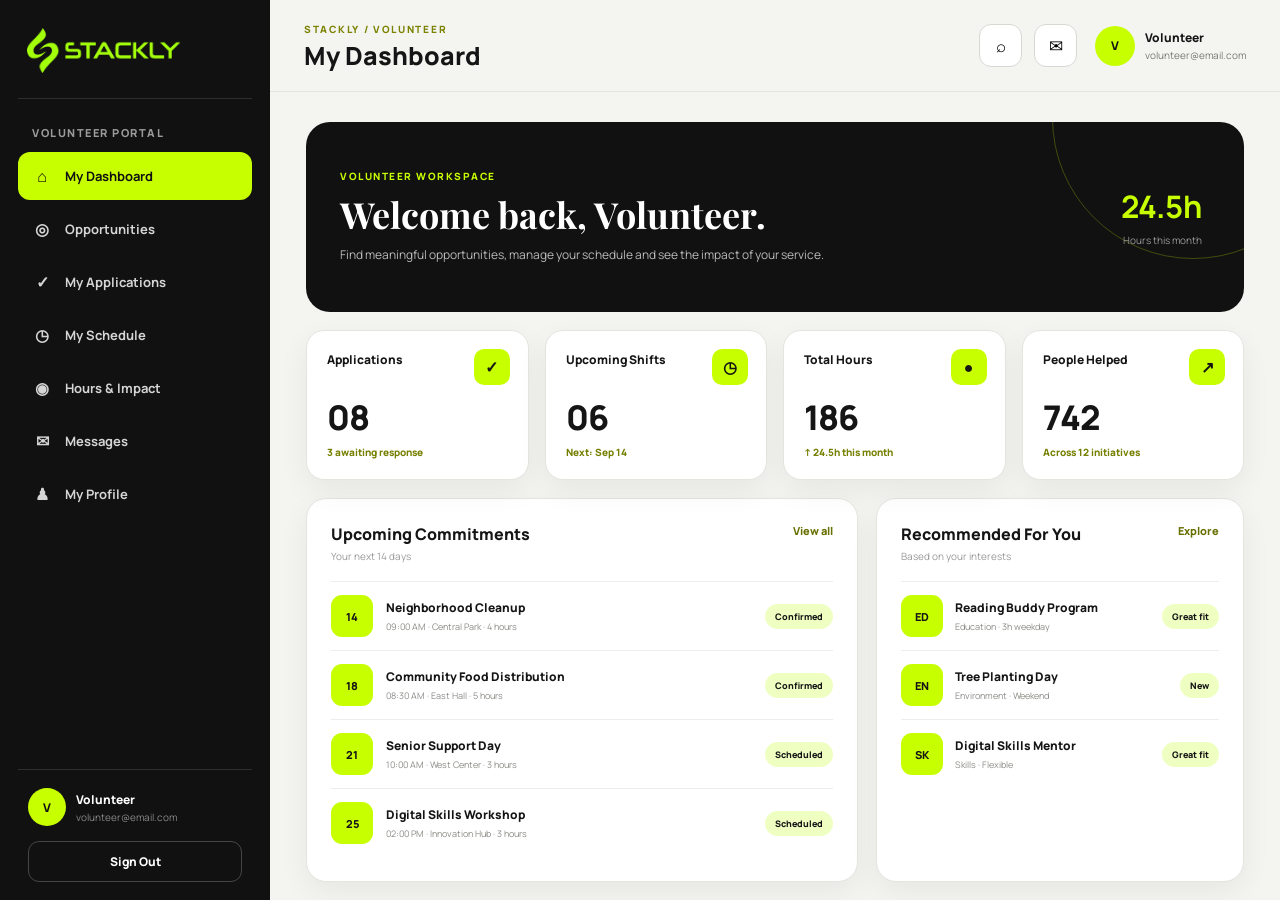
<file: client-dashboard.html>
<!DOCTYPE html>

<html lang="en">
<head>
<meta charset="utf-8"/>
<meta content="width=device-width, initial-scale=1.0" name="viewport"/>
<title>Stackly | Volunteer Dashboard</title>
<link href="assets/svg/stackly-symbol-lime.svg" rel="icon"/>
<link href="https://fonts.googleapis.com" rel="preconnect"/>
<link crossorigin="" href="https://fonts.gstatic.com" rel="preconnect"/>
<link href="https://fonts.googleapis.com/css2?family=Manrope:wght@400;500;600;700;800&amp;family=Playfair+Display:wght@700&amp;display=swap" rel="stylesheet"/>
<style>
:root{
  --black:#111111;
  --black-2:#191919;
  --lime:#c8ff00;
  --lime-soft:#efffc2;
  --bg:#f4f5f1;
  --white:#ffffff;
  --text:#151515;
  --muted:#777b73;
  --border:#e3e5df;
  --shadow:0 10px 30px rgba(17,17,17,.06);
  --radius:20px;
}
*{box-sizing:border-box;margin:0;padding:0}
html{scroll-behavior:smooth}
body{
  font-family:"Manrope",sans-serif;
  background:var(--bg);
  color:var(--text);
  overflow:hidden;
}
button,input{font:inherit}
button{cursor:pointer}
a{text-decoration:none;color:inherit}

.app{
  display:flex;
  height:100vh;
  width:100%;
}

/* SIDEBAR */
.sidebar{
  width:270px;
  flex:0 0 270px;
  height:100vh;
  background:var(--black);
  color:#fff;
  display:flex;
  flex-direction:column;
  padding:28px 18px 18px;
  position:relative;
  z-index:30;
}
.logo{
  display:flex;
  align-items:center;
  min-height:58px;
  padding:0 8px 25px;
  border-bottom:1px solid rgba(255,255,255,.12);
}
.logo img{
  width:155px;
  max-width:100%;
  display:block;
}
.portal-label{
  color:#9b9b9b;
  font-size:11px;
  letter-spacing:1.5px;
  font-weight:800;
  margin:26px 14px 12px;
}
.nav{
  display:flex;
  flex-direction:column;
  gap:5px;
}
.nav-btn{
  width:100%;
  border:0;
  background:transparent;
  color:#d5d5d5;
  display:flex;
  align-items:center;
  gap:13px;
  padding:13px 14px;
  border-radius:12px;
  font-weight:700;
  font-size:13px;
  text-align:left;
  transition:.2s ease;
}
.nav-btn:hover{
  background:#202020;
  color:#fff;
}
.nav-btn.active{
  background:var(--lime);
  color:#111;
}
.nav-icon{
  width:20px;
  text-align:center;
  font-size:16px;
  flex:0 0 20px;
}
.sidebar-bottom{
  margin-top:auto;
  border-top:1px solid rgba(255,255,255,.12);
  padding:18px 10px 0;
}
.profile-mini{
  display:flex;
  align-items:center;
  gap:10px;
  margin-bottom:15px;
}
.avatar{
  width:38px;
  height:38px;
  border-radius:50%;
  background:var(--lime);
  color:#111;
  display:grid;
  place-items:center;
  font-size:12px;
  font-weight:900;
}
.mini-name{
  font-size:12px;
  font-weight:800;
  color:#fff;
  overflow:hidden;
  text-overflow:ellipsis;
  white-space:nowrap;
}
.mini-email{
  font-size:10px;
  color:#888;
  margin-top:2px;
  overflow:hidden;
  text-overflow:ellipsis;
  white-space:nowrap;
}
.signout{
  width:100%;
  background:transparent;
  border:1px solid rgba(255,255,255,.22);
  color:#fff;
  padding:11px;
  border-radius:11px;
  font-weight:800;
  font-size:12px;
  transition:.2s;
}
.signout:hover{
  background:#fff;
  color:#111;
}

/* MAIN */
.main{
  min-width:0;
  flex:1;
  height:100vh;
  overflow-y:auto;
  background:var(--bg);
}
.topbar{
  height:92px;
  padding:0 34px;
  display:flex;
  align-items:center;
  justify-content:space-between;
  border-bottom:1px solid var(--border);
  background:rgba(244,245,241,.92);
  position:sticky;
  top:0;
  z-index:20;
  backdrop-filter:blur(12px);
}
.page-kicker{
  color:#7c8300;
  font-size:10px;
  letter-spacing:1.7px;
  font-weight:900;
  margin-bottom:6px;
}
.page-title{
  font-size:25px;
  line-height:1.1;
  font-weight:800;
}
.top-actions{
  display:flex;
  align-items:center;
  gap:12px;
}
.icon-btn{
  width:43px;
  height:43px;
  border:1px solid #d6d8d1;
  border-radius:12px;
  background:#fff;
  display:grid;
  place-items:center;
  font-size:17px;
  transition:.2s;
}
.icon-btn:hover{border-color:#111;transform:translateY(-1px)}
.user-top{
  display:flex;
  align-items:center;
  gap:10px;
  margin-left:6px;
}
.user-top .avatar{width:40px;height:40px}
.top-name{
  font-size:12px;
  font-weight:800;
  max-width:160px;
  white-space:nowrap;
  overflow:hidden;
  text-overflow:ellipsis;
}
.top-email{
  color:var(--muted);
  font-size:10px;
  margin-top:2px;
  max-width:180px;
  white-space:nowrap;
  overflow:hidden;
  text-overflow:ellipsis;
}

.content{
  padding:30px 36px 50px;
  max-width:1600px;
  margin:auto;
}
.page{display:none;animation:fade .25s ease}
.page.active{display:block}
@keyframes fade{from{opacity:.2;transform:translateY(4px)}to{opacity:1;transform:none}}

/* HERO */
.welcome{
  min-height:190px;
  background:var(--black);
  color:#fff;
  border-radius:24px;
  padding:31px 34px;
  position:relative;
  overflow:hidden;
  display:flex;
  align-items:center;
  justify-content:space-between;
}
.welcome:after{
  content:"";
  position:absolute;
  width:280px;
  height:280px;
  border:1px solid rgba(200,255,0,.25);
  border-radius:50%;
  right:-90px;
  top:-145px;
}
.welcome-copy{position:relative;z-index:2}
.welcome-label{
  color:var(--lime);
  font-size:10px;
  font-weight:900;
  letter-spacing:1.5px;
  margin-bottom:12px;
}
.welcome h1{
  font-family:"Playfair Display",serif;
  font-size:36px;
  line-height:1.1;
  margin-bottom:10px;
}
.welcome p{
  color:#b9b9b9;
  font-size:12px;
  max-width:590px;
  line-height:1.7;
}
.hours{
  position:relative;
  z-index:2;
  text-align:right;
  padding-right:8px;
}
.hours strong{
  color:var(--lime);
  font-size:31px;
  display:block;
}
.hours span{
  color:#999;
  font-size:10px;
}

/* STATS */
.stats{
  display:grid;
  grid-template-columns:repeat(4,1fr);
  gap:16px;
  margin:18px 0;
}
.stat{
  background:#fff;
  border:1px solid var(--border);
  border-radius:18px;
  padding:20px;
  min-height:145px;
  box-shadow:var(--shadow);
  position:relative;
}
.stat-icon{
  position:absolute;
  right:18px;
  top:18px;
  width:36px;
  height:36px;
  border-radius:10px;
  background:var(--lime);
  display:grid;
  place-items:center;
  font-weight:900;
}
.stat-label{
  font-size:12px;
  font-weight:800;
  margin-bottom:26px;
}
.stat-number{
  font-size:34px;
  font-weight:800;
  letter-spacing:-1px;
}
.stat-note{
  font-size:10px;
  color:#768000;
  font-weight:800;
  margin-top:5px;
}

/* GRID PANELS */
.two-col{
  display:grid;
  grid-template-columns:1.35fr .9fr;
  gap:18px;
}
.panel{
  background:#fff;
  border:1px solid var(--border);
  border-radius:20px;
  padding:24px;
  box-shadow:var(--shadow);
}
.panel-head{
  display:flex;
  align-items:flex-start;
  justify-content:space-between;
  gap:15px;
  margin-bottom:18px;
}
.panel-title{font-size:16px;font-weight:800}
.panel-sub{font-size:10px;color:#999;margin-top:4px}
.link-btn{
  border:0;
  background:transparent;
  color:#687000;
  font-size:11px;
  font-weight:900;
}
.list{display:flex;flex-direction:column}
.list-row{
  min-height:69px;
  display:flex;
  align-items:center;
  gap:13px;
  border-top:1px solid #eceee9;
}
.date-box,.round-box{
  flex:0 0 42px;
  width:42px;
  height:42px;
  border-radius:11px;
  background:var(--lime);
  display:grid;
  place-items:center;
  font-size:11px;
  font-weight:900;
}
.row-main{min-width:0;flex:1}
.row-title{
  font-size:12px;
  font-weight:800;
  white-space:nowrap;
  overflow:hidden;
  text-overflow:ellipsis;
}
.row-meta{
  color:#8a8d87;
  font-size:9px;
  margin-top:4px;
}
.badge{
  flex:0 0 auto;
  padding:6px 10px;
  background:var(--lime-soft);
  border-radius:20px;
  font-size:9px;
  font-weight:900;
}
.recommend .list-row{gap:12px}
.recommend .round-box{text-transform:uppercase}
.empty{
  text-align:center;
  padding:35px 15px;
  color:#888;
  font-size:12px;
}

/* INNER PAGES */
.section-heading{
  margin-bottom:22px;
}
.section-heading h2{font-size:28px;margin-bottom:6px}
.section-heading p{color:var(--muted);font-size:12px}
.cards{
  display:grid;
  grid-template-columns:repeat(3,1fr);
  gap:16px;
}
.op-card{
  background:#fff;
  border:1px solid var(--border);
  border-radius:18px;
  padding:20px;
  box-shadow:var(--shadow);
}
.op-top{
  display:flex;
  justify-content:space-between;
  align-items:center;
  margin-bottom:18px;
}
.op-icon{
  width:44px;height:44px;border-radius:12px;
  background:var(--lime);
  display:grid;place-items:center;font-weight:900;
}
.op-card h3{font-size:14px;margin-bottom:8px}
.op-card p{font-size:10px;color:var(--muted);line-height:1.6}
.op-meta{margin:16px 0;border-top:1px solid var(--border);padding-top:13px;font-size:10px;color:#666;line-height:2}
.primary{
  width:100%;border:0;border-radius:10px;background:#111;color:#fff;padding:11px;font-size:11px;font-weight:800;
}
.primary:hover{background:#2a2a2a}
.filters{
  display:flex;gap:10px;margin-bottom:18px;
}
.search{
  flex:1;max-width:360px;border:1px solid var(--border);background:#fff;border-radius:11px;padding:11px 13px;outline:none;font-size:11px;
}
.select{
  border:1px solid var(--border);background:#fff;border-radius:11px;padding:0 13px;font-size:11px;outline:none;
}
.table-wrap{overflow:auto}
table{width:100%;border-collapse:collapse;min-width:650px}
th,td{padding:14px 10px;border-bottom:1px solid var(--border);text-align:left;font-size:11px}
th{font-size:9px;text-transform:uppercase;letter-spacing:.8px;color:#888}
.status{font-weight:900}
.status.confirmed{color:#647200}
.status.pending{color:#b08000}
.status.rejected{color:#b03d3d}
.progress-wrap{margin-top:10px}
.progress-line{height:7px;background:#edf0e8;border-radius:20px;overflow:hidden}
.progress-line span{display:block;height:100%;background:var(--lime);border-radius:20px}
.message{
  display:flex;gap:13px;padding:16px 0;border-bottom:1px solid var(--border);
}
.message:last-child{border-bottom:0}
.message h4{font-size:12px;margin-bottom:5px}
.message p{font-size:10px;color:var(--muted);line-height:1.6}
.profile-grid{
  display:grid;grid-template-columns:.7fr 1.3fr;gap:18px;
}
.profile-card{text-align:center}
.big-avatar{
  width:88px;height:88px;border-radius:50%;background:var(--lime);display:grid;place-items:center;margin:4px auto 15px;font-size:24px;font-weight:900;
}
.profile-card h3{font-size:17px}
.profile-card p{font-size:10px;color:var(--muted);margin-top:5px}
.form-grid{display:grid;grid-template-columns:1fr 1fr;gap:14px}
.field label{display:block;font-size:10px;font-weight:800;margin-bottom:6px}
.field input{
  width:100%;padding:11px 12px;border:1px solid var(--border);border-radius:10px;background:#fafbf8;outline:none;font-size:11px;
}
.field.full{grid-column:1/-1}

/* MOBILE */
.mobile-top{
  display:none;
}
.overlay{display:none}

@media(max-width:1100px){
  .sidebar{width:230px;flex-basis:230px}
  .stats{grid-template-columns:repeat(2,1fr)}
  .cards{grid-template-columns:repeat(2,1fr)}
}
@media(max-width:800px){
  body{overflow:hidden}
  .sidebar{
    position:fixed;
    left:-285px;
    top:0;
    width:270px;
    height:100dvh;
    transition:left .25s ease;
    box-shadow:20px 0 50px rgba(0,0,0,.2);
    overflow:hidden;
  }
  .sidebar.open{left:0}
  .overlay{
    position:fixed;inset:0;background:rgba(0,0,0,.45);z-index:25;
  }
  .overlay.show{display:block}
  .main{width:100%}
  .topbar{
    height:76px;
    padding:0 17px 0 18px;
    background:rgba(244,245,241,.97);
  }
  .topbar .top-actions{display:none}
  .mobile-top{display:flex;align-items:center;gap:12px}
  .hamburger{
    width:42px;height:42px;border:1px solid var(--border);background:#fff;border-radius:11px;font-size:20px;
  }
  .mobile-logo{
    display:flex;
    align-items:center;
    min-width:0;
  }
  .mobile-logo img{
    width:125px;
    height:auto;
    display:block;
    object-fit:contain;
    opacity:1;
    visibility:visible;
    filter:
      brightness(0)
      saturate(100%)
      invert(84%)
      sepia(100%)
      saturate(1800%)
      hue-rotate(25deg)
      brightness(105%)
      contrast(105%);
  }
  .content{padding:20px 15px 35px}
  .welcome{padding:25px 22px;min-height:185px;border-radius:19px}
  .welcome h1{font-size:29px}
  .hours{display:none}
  .two-col,.profile-grid{grid-template-columns:1fr}
  .cards{grid-template-columns:1fr}
}
@media(max-width:520px){
  .page-title{font-size:21px}
  .page-kicker{font-size:8px}
  .stats{grid-template-columns:1fr 1fr;gap:10px}
  .stat{min-height:130px;padding:15px}
  .stat-icon{width:30px;height:30px;right:12px;top:12px}
  .stat-label{font-size:10px;margin-bottom:22px}
  .stat-number{font-size:27px}
  .panel{padding:17px}
  .list-row{min-height:66px}
  .badge{display:none}
  .form-grid{grid-template-columns:1fr}
  .field.full{grid-column:auto}
  .filters{flex-direction:column}
  .search{max-width:none}
  .select{height:40px}
}

/* --- Sidebar page-specific content --- */
.extra-grid{display:grid;grid-template-columns:repeat(3,1fr);gap:16px;margin-top:18px}
.extra-grid.two{grid-template-columns:repeat(2,1fr)}
.info-card{background:#fff;border:1px solid var(--border);border-radius:18px;padding:20px;box-shadow:var(--shadow)}
.info-card h3{font-size:14px;margin-bottom:8px}
.info-card p{font-size:10px;color:var(--muted);line-height:1.7}
.info-list{margin-top:13px;display:flex;flex-direction:column;gap:9px}
.info-item{display:flex;align-items:flex-start;gap:10px;padding:10px 0;border-top:1px solid var(--border)}
.info-item:first-child{border-top:0;padding-top:0}
.info-dot{width:30px;height:30px;flex:0 0 30px;display:grid;place-items:center;border-radius:9px;background:var(--lime);color:#111;font-size:8px;font-weight:900}
.info-item strong{display:block;font-size:10px;margin-bottom:3px}
.info-item span{display:block;color:var(--muted);font-size:9px;line-height:1.5}
.mini-metrics{display:grid;grid-template-columns:repeat(3,1fr);gap:10px;margin-top:14px}
.mini-metric{background:#f7f8f4;border:1px solid var(--border);border-radius:12px;padding:12px}
.mini-metric strong{display:block;font-size:18px;margin-bottom:3px}
.mini-metric span{color:var(--muted);font-size:8px}
.timeline{display:flex;flex-direction:column}
.timeline-row{display:grid;grid-template-columns:58px 1fr;gap:12px;padding:13px 0;border-top:1px solid var(--border)}
.timeline-time{font-size:9px;font-weight:900;color:#707800}
.timeline-row strong{font-size:10px}
.timeline-row p{margin-top:3px;color:var(--muted);font-size:9px;line-height:1.5}
@media(max-width:1100px){.extra-grid{grid-template-columns:1fr 1fr}}
@media(max-width:800px){.extra-grid,.extra-grid.two{grid-template-columns:1fr}}

.sidebar{overflow-y:auto;overflow-x:hidden;scrollbar-width:thin;scrollbar-color:#3a3a3a transparent}

@media(max-width:800px){.sidebar{overflow-y:auto;overflow-x:hidden}}
</style>
</head>
<body>
<div class="app">
<aside class="sidebar" id="sidebar">
<div class="logo" id="dashboardLogo" role="button" tabindex="0" aria-label="Go to My Dashboard">
<img alt="Stackly Logo" src="assets/img/impact/logo STAC.webp" style="filter:brightness(0) saturate(100%) invert(84%) sepia(100%) saturate(1800%) hue-rotate(25deg) brightness(105%) contrast(105%);"/>
</div>
<div class="portal-label">VOLUNTEER PORTAL</div>
<nav class="nav">
<button class="nav-btn active" data-page="dashboard"><span class="nav-icon">⌂</span>My Dashboard</button>
<button class="nav-btn" data-page="opportunities"><span class="nav-icon">◎</span>Opportunities</button>
<button class="nav-btn" data-page="applications"><span class="nav-icon">✓</span>My Applications</button>
<button class="nav-btn" data-page="schedule"><span class="nav-icon">◷</span>My Schedule</button>
<button class="nav-btn" data-page="impact"><span class="nav-icon">◉</span>Hours &amp; Impact</button>
<button class="nav-btn" data-page="messages"><span class="nav-icon">✉</span>Messages</button>
<button class="nav-btn" data-page="profile"><span class="nav-icon">♟</span>My Profile</button>
</nav>
<div class="sidebar-bottom">
<div class="profile-mini">
<div class="avatar" id="sideAvatar">IF</div>
<div style="min-width:0">
<div class="mini-name" id="sideName">Volunteer</div>
<div class="mini-email" id="sideEmail">volunteer@email.com</div>
</div>
</div>
<button class="signout" id="signOut">Sign Out</button>
</div>
</aside>
<div class="overlay" id="overlay"></div>
<main class="main" id="main">
<header class="topbar">
<div class="mobile-top">
<button aria-label="Open menu" class="hamburger" id="menuBtn">☰</button>
<div class="mobile-logo">
<img alt="Stackly Logo" src="assets/img/impact/logo STAC.webp" style="filter:brightness(0) saturate(100%) invert(84%) sepia(100%) saturate(1800%) hue-rotate(25deg) brightness(105%) contrast(105%);"/>
</div>
</div>
<div>
<div class="page-kicker">STACKLY / VOLUNTEER</div>
<div class="page-title" id="pageTitle">My Dashboard</div>
</div>
<div class="top-actions">
<button aria-label="Search" class="icon-btn">⌕</button>
<button aria-label="Messages" class="icon-btn">✉</button>
<div class="user-top">
<div class="avatar" id="topAvatar">IF</div>
<div>
<div class="top-name" id="topName">Volunteer</div>
<div class="top-email" id="topEmail">volunteer@email.com</div>
</div>
</div>
</div>
</header>
<div class="content">
<!-- DASHBOARD -->
<section class="page active" id="dashboard">
<div class="welcome">
<div class="welcome-copy">
<div class="welcome-label">VOLUNTEER WORKSPACE</div>
<h1>Welcome back, <span id="welcomeName">Volunteer</span>.</h1>
<p>Find meaningful opportunities, manage your schedule and see the impact of your service.</p>
</div>
<div class="hours">
<strong>24.5h</strong>
<span>Hours this month</span>
</div>
</div>
<div class="stats">
<div class="stat">
<div class="stat-icon">✓</div>
<div class="stat-label">Applications</div>
<div class="stat-number">08</div>
<div class="stat-note">3 awaiting response</div>
</div>
<div class="stat">
<div class="stat-icon">◷</div>
<div class="stat-label">Upcoming Shifts</div>
<div class="stat-number">06</div>
<div class="stat-note">Next: Sep 14</div>
</div>
<div class="stat">
<div class="stat-icon">●</div>
<div class="stat-label">Total Hours</div>
<div class="stat-number">186</div>
<div class="stat-note">↑ 24.5h this month</div>
</div>
<div class="stat">
<div class="stat-icon">↗</div>
<div class="stat-label">People Helped</div>
<div class="stat-number">742</div>
<div class="stat-note">Across 12 initiatives</div>
</div>
</div>
<div class="two-col">
<div class="panel">
<div class="panel-head">
<div>
<div class="panel-title">Upcoming Commitments</div>
<div class="panel-sub">Your next 14 days</div>
</div>
<button class="link-btn" onclick="showPage('schedule')">View all</button>
</div>
<div class="list">
<div class="list-row">
<div class="date-box">14</div>
<div class="row-main"><div class="row-title">Neighborhood Cleanup</div><div class="row-meta">09:00 AM · Central Park · 4 hours</div></div>
<div class="badge">Confirmed</div>
</div>
<div class="list-row">
<div class="date-box">18</div>
<div class="row-main"><div class="row-title">Community Food Distribution</div><div class="row-meta">08:30 AM · East Hall · 5 hours</div></div>
<div class="badge">Confirmed</div>
</div>
<div class="list-row">
<div class="date-box">21</div>
<div class="row-main"><div class="row-title">Senior Support Day</div><div class="row-meta">10:00 AM · West Center · 3 hours</div></div>
<div class="badge">Scheduled</div>
</div>
<div class="list-row">
<div class="date-box">25</div>
<div class="row-main"><div class="row-title">Digital Skills Workshop</div><div class="row-meta">02:00 PM · Innovation Hub · 3 hours</div></div>
<div class="badge">Scheduled</div>
</div>
</div>
</div>
<div class="panel recommend">
<div class="panel-head">
<div>
<div class="panel-title">Recommended For You</div>
<div class="panel-sub">Based on your interests</div>
</div>
<button class="link-btn" onclick="showPage('opportunities')">Explore</button>
</div>
<div class="list">
<div class="list-row">
<div class="round-box">ED</div>
<div class="row-main"><div class="row-title">Reading Buddy Program</div><div class="row-meta">Education · 3h weekday</div></div>
<div class="badge">Great fit</div>
</div>
<div class="list-row">
<div class="round-box">EN</div>
<div class="row-main"><div class="row-title">Tree Planting Day</div><div class="row-meta">Environment · Weekend</div></div>
<div class="badge">New</div>
</div>
<div class="list-row">
<div class="round-box">SK</div>
<div class="row-main"><div class="row-title">Digital Skills Mentor</div><div class="row-meta">Skills · Flexible</div></div>
<div class="badge">Great fit</div>
</div>
</div>
</div>
</div>
</section>
<!-- OPPORTUNITIES -->
<section class="page" id="opportunities">
<div class="section-heading">
<h2>Opportunities</h2>
<p>Discover volunteer programs that match your interests and availability.</p>
</div>
<div class="filters">
<input class="search" id="opSearch" placeholder="Search opportunities..." type="search"/>
<select class="select" id="opFilter">
<option value="all">All categories</option>
<option value="Education">Education</option>
<option value="Environment">Environment</option>
<option value="Community">Community</option>
<option value="Skills">Skills</option>
</select>
</div>
<div class="cards" id="opCards">
<article class="op-card" data-category="Education" data-search="reading buddy education">
<div class="op-top"><div class="op-icon">ED</div><span class="badge">Great fit</span></div>
<h3>Reading Buddy Program</h3><p>Help children build confidence and enjoy reading through weekly sessions.</p>
<div class="op-meta">Education · Weekdays · 3 hours</div>
<button class="primary">View Opportunity</button>
</article>
<article class="op-card" data-category="Environment" data-search="tree planting environment">
<div class="op-top"><div class="op-icon">EN</div><span class="badge">New</span></div>
<h3>Tree Planting Day</h3><p>Join a local environmental drive and help create greener public spaces.</p>
<div class="op-meta">Environment · Weekend · 4 hours</div>
<button class="primary">View Opportunity</button>
</article>
<article class="op-card" data-category="Skills" data-search="digital skills mentor">
<div class="op-top"><div class="op-icon">SK</div><span class="badge">Flexible</span></div>
<h3>Digital Skills Mentor</h3><p>Support learners with practical computer and digital literacy skills.</p>
<div class="op-meta">Skills · Flexible · 3 hours</div>
<button class="primary">View Opportunity</button>
</article>
<article class="op-card" data-category="Community" data-search="food distribution community">
<div class="op-top"><div class="op-icon">FD</div><span class="badge">Popular</span></div>
<h3>Community Food Distribution</h3><p>Help organize food packages and distribute essential supplies to families.</p>
<div class="op-meta">Community · Saturday · 5 hours</div>
<button class="primary">View Opportunity</button>
</article>
<article class="op-card" data-category="Community" data-search="senior support community">
<div class="op-top"><div class="op-icon">SS</div><span class="badge">Open</span></div>
<h3>Senior Support Day</h3><p>Spend time with seniors and assist with simple community activities.</p>
<div class="op-meta">Community · Weekly · 3 hours</div>
<button class="primary">View Opportunity</button>
</article>
<article class="op-card" data-category="Education" data-search="homework support education">
<div class="op-top"><div class="op-icon">HS</div><span class="badge">Open</span></div>
<h3>Homework Support</h3><p>Provide after-school academic support to students in your community.</p>
<div class="op-meta">Education · Evenings · 2 hours</div>
<button class="primary">View Opportunity</button>
</article>
</div>

<div class="extra-grid">
<div class="info-card"><h3>Cause Explorer</h3><p>Explore opportunities by the type of community change you want to support.</p>
<div class="info-list"><div class="info-item"><div class="info-dot">ED</div><div><strong>Education</strong><span>Mentoring, reading and student support.</span></div></div>
<div class="info-item"><div class="info-dot">EN</div><div><strong>Environment</strong><span>Tree planting and local restoration.</span></div></div></div></div>
<div class="info-card"><h3>Availability Match</h3><div class="mini-metrics"><div class="mini-metric"><strong>12</strong><span>Good matches</span></div><div class="mini-metric"><strong>4</strong><span>Weekend roles</span></div><div class="mini-metric"><strong>8</strong><span>Flexible roles</span></div></div><p style="margin-top:14px">Your current availability matches several open programs.</p></div>
<div class="info-card"><h3>Explore Before Applying</h3><div class="info-list"><div class="info-item"><div class="info-dot">01</div><div><strong>Read the role</strong><span>Check duties, time commitment and location.</span></div></div><div class="info-item"><div class="info-dot">02</div><div><strong>Check the schedule</strong><span>Choose roles that fit your calendar.</span></div></div></div></div>
</div>
<div class="extra-grid two">
<div class="panel"><div class="panel-head"><div><div class="panel-title">Opportunity Calendar</div><div class="panel-sub">Upcoming discovery windows</div></div></div><div class="timeline"><div class="timeline-row"><div class="timeline-time">SEP 14</div><div><strong>Community roles</strong><p>Cleanup and neighborhood support opportunities.</p></div></div><div class="timeline-row"><div class="timeline-time">SEP 18</div><div><strong>Food support</strong><p>Distribution and logistics roles available.</p></div></div><div class="timeline-row"><div class="timeline-time">SEP 21</div><div><strong>Education</strong><p>Mentoring and learner-support openings.</p></div></div></div></div>
<div class="panel"><div class="panel-head"><div><div class="panel-title">Role Types</div><div class="panel-sub">Different ways to contribute</div></div></div><div class="info-list"><div class="info-item"><div class="info-dot">ON</div><div><strong>On-site</strong><span>Work directly with community teams.</span></div></div><div class="info-item"><div class="info-dot">FL</div><div><strong>Flexible</strong><span>Choose sessions around your availability.</span></div></div><div class="info-item"><div class="info-dot">WK</div><div><strong>Weekend</strong><span>Short focused community activities.</span></div></div></div></div>
</div>
</section>
<!-- APPLICATIONS -->
<section class="page" id="applications">
<div class="section-heading"><h2>My Applications</h2><p>Track every opportunity you've applied for.</p></div>
<div class="panel table-wrap">
<table>
<thead><tr><th>Opportunity</th><th>Category</th><th>Date Applied</th><th>Schedule</th><th>Status</th></tr></thead>
<tbody>
<tr><td>Neighborhood Cleanup</td><td>Community</td><td>Sep 03, 2026</td><td>Sep 14 · 4h</td><td class="status confirmed">Confirmed</td></tr>
<tr><td>Reading Buddy Program</td><td>Education</td><td>Sep 02, 2026</td><td>Sep 16 · 3h</td><td class="status pending">Pending</td></tr>
<tr><td>Digital Skills Mentor</td><td>Skills</td><td>Aug 29, 2026</td><td>Sep 20 · 3h</td><td class="status confirmed">Confirmed</td></tr>
<tr><td>Community Kitchen</td><td>Community</td><td>Aug 26, 2026</td><td>Sep 22 · 4h</td><td class="status pending">Pending</td></tr>
<tr><td>Park Restoration</td><td>Environment</td><td>Aug 20, 2026</td><td>Sep 27 · 5h</td><td class="status rejected">Closed</td></tr>
</tbody>
</table>
</div>

<div class="extra-grid">
<div class="info-card"><h3>Application Journey</h3><p>Follow what happens after you submit an application.</p><div class="info-list"><div class="info-item"><div class="info-dot">01</div><div><strong>Submitted</strong><span>Your application is sent to the organizer.</span></div></div><div class="info-item"><div class="info-dot">02</div><div><strong>Review</strong><span>The organizer checks your profile and availability.</span></div></div></div></div>
<div class="info-card"><h3>Response Center</h3><div class="mini-metrics"><div class="mini-metric"><strong>3</strong><span>Awaiting</span></div><div class="mini-metric"><strong>2</strong><span>Confirmed</span></div><div class="mini-metric"><strong>1</strong><span>Closed</span></div></div><p style="margin-top:14px">Keep an eye on organizer messages for next steps.</p></div>
<div class="info-card"><h3>Before You Apply Again</h3><div class="info-list"><div class="info-item"><div class="info-dot">CV</div><div><strong>Review your profile</strong><span>Make sure your skills and interests are current.</span></div></div><div class="info-item"><div class="info-dot">TM</div><div><strong>Check timing</strong><span>Confirm that the commitment fits your schedule.</span></div></div></div></div>
</div>
<div class="extra-grid two">
<div class="panel"><div class="panel-head"><div><div class="panel-title">Application History</div><div class="panel-sub">Recent application activity</div></div></div><div class="timeline"><div class="timeline-row"><div class="timeline-time">SEP 03</div><div><strong>Neighborhood Cleanup</strong><p>Application confirmed by Community Outreach.</p></div></div><div class="timeline-row"><div class="timeline-time">SEP 02</div><div><strong>Reading Buddy</strong><p>Application is still under review.</p></div></div><div class="timeline-row"><div class="timeline-time">AUG 29</div><div><strong>Digital Skills Mentor</strong><p>Confirmed for the September session.</p></div></div></div></div>
<div class="panel"><div class="panel-head"><div><div class="panel-title">Organizer Notes</div><div class="panel-sub">Things to remember</div></div></div><div class="info-list"><div class="info-item"><div class="info-dot">01</div><div><strong>Bring identification</strong><span>Some venues require volunteer verification.</span></div></div><div class="info-item"><div class="info-dot">02</div><div><strong>Reply promptly</strong><span>Respond when an organizer requests confirmation.</span></div></div></div></div>
</div>
</section>
<!-- SCHEDULE -->
<section class="page" id="schedule">
<div class="section-heading"><h2>My Schedule</h2><p>Your confirmed and scheduled volunteer commitments.</p></div>
<div class="two-col">
<div class="panel">
<div class="panel-head"><div><div class="panel-title">September 2026</div><div class="panel-sub">6 upcoming commitments</div></div></div>
<div class="list">
<div class="list-row"><div class="date-box">14</div><div class="row-main"><div class="row-title">Neighborhood Cleanup</div><div class="row-meta">09:00 AM · Central Park · 4 hours</div></div><span class="badge">Confirmed</span></div>
<div class="list-row"><div class="date-box">18</div><div class="row-main"><div class="row-title">Community Food Distribution</div><div class="row-meta">08:30 AM · East Hall · 5 hours</div></div><span class="badge">Confirmed</span></div>
<div class="list-row"><div class="date-box">21</div><div class="row-main"><div class="row-title">Senior Support Day</div><div class="row-meta">10:00 AM · West Center · 3 hours</div></div><span class="badge">Scheduled</span></div>
<div class="list-row"><div class="date-box">25</div><div class="row-main"><div class="row-title">Digital Skills Workshop</div><div class="row-meta">02:00 PM · Innovation Hub · 3 hours</div></div><span class="badge">Scheduled</span></div>
</div>
</div>
<div class="panel">
<div class="panel-head"><div class="panel-title">Availability</div></div>
<div class="op-meta" style="border-top:0;padding-top:0">Preferred days</div>
<p style="font-size:12px;font-weight:800">Saturday · Sunday · Wednesday</p>
<div class="op-meta">Preferred time</div>
<p style="font-size:12px;font-weight:800">Morning · 8:00 AM – 12:00 PM</p>
<div class="op-meta">Monthly goal</div>
<p style="font-size:12px;font-weight:800">30 volunteer hours</p>
<div class="progress-wrap"><div class="progress-line"><span style="width:82%"></span></div></div>
<p style="font-size:10px;color:#777;margin-top:7px">24.5 of 30 hours completed</p>
</div>
</div>

<div class="extra-grid">
<div class="info-card"><h3>Next Shift Brief</h3><p>Your nearest confirmed commitment is the Neighborhood Cleanup.</p><div class="info-list"><div class="info-item"><div class="info-dot">14</div><div><strong>09:00 AM start</strong><span>Arrive early for team check-in.</span></div></div><div class="info-item"><div class="info-dot">4H</div><div><strong>Four-hour session</strong><span>Plan your travel and break time.</span></div></div></div></div>
<div class="info-card"><h3>Travel Planner</h3><div class="mini-metrics"><div class="mini-metric"><strong>4</strong><span>Locations</span></div><div class="mini-metric"><strong>2</strong><span>Early starts</span></div><div class="mini-metric"><strong>1</strong><span>Workshop</span></div></div><p style="margin-top:14px">Review each venue before the day of service.</p></div>
<div class="info-card"><h3>Schedule Preferences</h3><div class="info-list"><div class="info-item"><div class="info-dot">D</div><div><strong>Preferred days</strong><span>Wednesday, Saturday and Sunday.</span></div></div><div class="info-item"><div class="info-dot">T</div><div><strong>Preferred time</strong><span>Morning sessions work best.</span></div></div></div></div>
</div>
<div class="extra-grid two">
<div class="panel"><div class="panel-head"><div><div class="panel-title">Shift Preparation</div><div class="panel-sub">Simple checklist for your next commitment</div></div></div><div class="timeline"><div class="timeline-row"><div class="timeline-time">48H</div><div><strong>Check organizer updates</strong><p>Look for any venue or timing changes.</p></div></div><div class="timeline-row"><div class="timeline-time">24H</div><div><strong>Confirm travel</strong><p>Plan your route and arrival buffer.</p></div></div><div class="timeline-row"><div class="timeline-time">DAY</div><div><strong>Complete check-in</strong><p>Arrive prepared and ready to help.</p></div></div></div></div>
<div class="panel"><div class="panel-head"><div><div class="panel-title">Schedule Categories</div><div class="panel-sub">Your upcoming service mix</div></div></div><div class="info-list"><div class="info-item"><div class="info-dot">CM</div><div><strong>Community</strong><span>Cleanup and food distribution.</span></div></div><div class="info-item"><div class="info-dot">ED</div><div><strong>Education</strong><span>Digital and learner-support sessions.</span></div></div><div class="info-item"><div class="info-dot">SS</div><div><strong>Support</strong><span>Senior and neighborhood assistance.</span></div></div></div></div>
</div>
</section>
<!-- IMPACT -->
<section class="page" id="impact">
<div class="section-heading"><h2>Hours &amp; Impact</h2><p>See how your volunteer time is creating measurable change.</p></div>
<div class="stats">
<div class="stat"><div class="stat-icon">◷</div><div class="stat-label">Total Hours</div><div class="stat-number">186</div><div class="stat-note">Since joining</div></div>
<div class="stat"><div class="stat-icon">♥</div><div class="stat-label">People Helped</div><div class="stat-number">742</div><div class="stat-note">Direct impact</div></div>
<div class="stat"><div class="stat-icon">◎</div><div class="stat-label">Initiatives</div><div class="stat-number">12</div><div class="stat-note">Across 5 causes</div></div>
<div class="stat"><div class="stat-icon">★</div><div class="stat-label">Volunteer Rank</div><div class="stat-number">#18</div><div class="stat-note">In your organization</div></div>
</div>
<div class="two-col">
<div class="panel">
<div class="panel-head"><div><div class="panel-title">Impact by Cause</div><div class="panel-sub">Your contribution distribution</div></div></div>
<p style="font-size:11px;font-weight:800">Education <span style="float:right">42%</span></p>
<div class="progress-wrap"><div class="progress-line"><span style="width:42%"></span></div></div>
<p style="font-size:11px;font-weight:800;margin-top:20px">Community <span style="float:right">28%</span></p>
<div class="progress-wrap"><div class="progress-line"><span style="width:28%"></span></div></div>
<p style="font-size:11px;font-weight:800;margin-top:20px">Environment <span style="float:right">18%</span></p>
<div class="progress-wrap"><div class="progress-line"><span style="width:18%"></span></div></div>
<p style="font-size:11px;font-weight:800;margin-top:20px">Skills <span style="float:right">12%</span></p>
<div class="progress-wrap"><div class="progress-line"><span style="width:12%"></span></div></div>
</div>
<div class="panel">
<div class="panel-head"><div><div class="panel-title">Milestones</div><div class="panel-sub">Keep making a difference</div></div></div>
<div class="list">
<div class="list-row"><div class="round-box">50</div><div class="row-main"><div class="row-title">50 Hour Milestone</div><div class="row-meta">Completed in Jan 2026</div></div><span class="badge">Done</span></div>
<div class="list-row"><div class="round-box">100</div><div class="row-main"><div class="row-title">100 Hour Milestone</div><div class="row-meta">Completed in Apr 2026</div></div><span class="badge">Done</span></div>
<div class="list-row"><div class="round-box">200</div><div class="row-main"><div class="row-title">200 Hour Milestone</div><div class="row-meta">14 hours remaining</div></div><span class="badge">82%</span></div>
</div>
</div>
</div>

<div class="extra-grid">
<div class="info-card"><h3>Contribution Quality</h3><p>Your impact is not only measured by hours; consistency and completed commitments matter too.</p><div class="mini-metrics"><div class="mini-metric"><strong>94%</strong><span>Attendance</span></div><div class="mini-metric"><strong>4.8</strong><span>Feedback</span></div><div class="mini-metric"><strong>12</strong><span>Initiatives</span></div></div></div>
<div class="info-card"><h3>Community Outcomes</h3><div class="info-list"><div class="info-item"><div class="info-dot">742</div><div><strong>People reached</strong><span>Direct and supported community participation.</span></div></div><div class="info-item"><div class="info-dot">12</div><div><strong>Initiatives</strong><span>Contributions across multiple causes.</span></div></div></div></div>
<div class="info-card"><h3>Personal Growth</h3><div class="info-list"><div class="info-item"><div class="info-dot">SK</div><div><strong>Digital skills</strong><span>Practical mentoring and technology experience.</span></div></div><div class="info-item"><div class="info-dot">TM</div><div><strong>Teamwork</strong><span>Collaboration with community organizers.</span></div></div></div></div>
</div>
<div class="extra-grid two">
<div class="panel"><div class="panel-head"><div><div class="panel-title">Service Journey</div><div class="panel-sub">Your progress through volunteer milestones</div></div></div><div class="timeline"><div class="timeline-row"><div class="timeline-time">50H</div><div><strong>Foundation milestone</strong><p>Completed your first major service milestone.</p></div></div><div class="timeline-row"><div class="timeline-time">100H</div><div><strong>Consistency milestone</strong><p>Reached 100 hours through regular participation.</p></div></div><div class="timeline-row"><div class="timeline-time">200H</div><div><strong>Next target</strong><p>Only 14 hours remain to reach 200 hours.</p></div></div></div></div>
<div class="panel"><div class="panel-head"><div><div class="panel-title">Recognition</div><div class="panel-sub">Highlights from your contribution</div></div></div><div class="info-list"><div class="info-item"><div class="info-dot">18</div><div><strong>Current volunteer rank</strong><span>Ranked #18 in your organization.</span></div></div><div class="info-item"><div class="info-dot">★</div><div><strong>Reliable contributor</strong><span>Strong attendance across scheduled sessions.</span></div></div></div></div>
</div>
</section>
<!-- MESSAGES -->
<section class="page" id="messages">
<div class="section-heading"><h2>Messages</h2><p>Updates and communication from organizers.</p></div>
<div class="panel">
<div class="message"><div class="round-box">CO</div><div><h4>Community Outreach Team</h4><p>Your application for Neighborhood Cleanup has been approved. See you on September 14 at 9:00 AM.</p><small style="font-size:9px;color:#999">Today · 10:42 AM</small></div></div>
<div class="message"><div class="round-box">ED</div><div><h4>Education Programs</h4><p>Thanks for applying to Reading Buddy. We'll review your application shortly.</p><small style="font-size:9px;color:#999">Yesterday · 3:15 PM</small></div></div>
<div class="message"><div class="round-box">SK</div><div><h4>Skills For All</h4><p>We've added a new Digital Skills Workshop near your preferred location.</p><small style="font-size:9px;color:#999">Sep 08 · 11:20 AM</small></div></div>
<div class="message"><div class="round-box">ST</div><div><h4>Stackly Volunteer Team</h4><p>Your monthly volunteer impact report is ready to review.</p><small style="font-size:9px;color:#999">Sep 05 · 9:00 AM</small></div></div>
</div>

<div class="extra-grid">
<div class="info-card"><h3>Inbox Tools</h3><p>Keep organizer conversations easy to review and act on.</p><div class="info-list"><div class="info-item"><div class="info-dot">01</div><div><strong>Unread first</strong><span>Review new requests before older updates.</span></div></div><div class="info-item"><div class="info-dot">02</div><div><strong>Confirm changes</strong><span>Reply when a shift or application needs action.</span></div></div></div></div>
<div class="info-card"><h3>Communication Guide</h3><div class="mini-metrics"><div class="mini-metric"><strong>4</strong><span>Channels</span></div><div class="mini-metric"><strong>2</strong><span>Action items</span></div><div class="mini-metric"><strong>1</strong><span>Report</span></div></div><p style="margin-top:14px">Use messages to keep your commitments clear.</p></div>
<div class="info-card"><h3>Organizer Channels</h3><div class="info-list"><div class="info-item"><div class="info-dot">CO</div><div><strong>Community Outreach</strong><span>Shift confirmations and event details.</span></div></div><div class="info-item"><div class="info-dot">ED</div><div><strong>Education Programs</strong><span>Application and learner updates.</span></div></div></div></div>
</div>
<div class="extra-grid two">
<div class="panel"><div class="panel-head"><div><div class="panel-title">Conversation Topics</div><div class="panel-sub">What your messages currently cover</div></div></div><div class="timeline"><div class="timeline-row"><div class="timeline-time">TODAY</div><div><strong>Shift confirmation</strong><p>Neighborhood Cleanup has been approved.</p></div></div><div class="timeline-row"><div class="timeline-time">YDAY</div><div><strong>Application review</strong><p>Reading Buddy remains under review.</p></div></div><div class="timeline-row"><div class="timeline-time">SEP 08</div><div><strong>New opportunity</strong><p>A Digital Skills Workshop was announced.</p></div></div></div></div>
<div class="panel"><div class="panel-head"><div><div class="panel-title">Notification Preferences</div><div class="panel-sub">Choose what should reach your inbox</div></div></div><div class="info-list"><div class="info-item"><div class="info-dot">AP</div><div><strong>Application updates</strong><span>Receive status changes from organizers.</span></div></div><div class="info-item"><div class="info-dot">SH</div><div><strong>Schedule changes</strong><span>Stay informed about confirmed commitments.</span></div></div><div class="info-item"><div class="info-dot">IM</div><div><strong>Impact reports</strong><span>Get updates about your volunteer contribution.</span></div></div></div></div>
</div>
</section>
<!-- PROFILE -->
<section class="page" id="profile">
<div class="section-heading"><h2>My Profile</h2><p>Manage your volunteer information and preferences.</p></div>
<div class="profile-grid">
<div class="panel profile-card">
<div class="big-avatar" id="bigAvatar">IF</div>
<h3 id="profileName">Volunteer</h3>
<p id="profileEmail">volunteer@email.com</p>
<div style="margin-top:20px;padding-top:18px;border-top:1px solid var(--border);text-align:left">
<p style="margin-bottom:8px"><strong>Member since:</strong> January 2026</p>
<p><strong>Volunteer ID:</strong> STK-VOL-01842</p>
</div>
</div>
<div class="panel">
<div class="panel-head"><div class="panel-title">Personal Information</div></div>
<div class="form-grid">
<div class="field"><label>Full Name</label><input id="nameInput" type="text" value=""/></div>
<div class="field"><label>Email Address</label><input id="emailInput" readonly="" type="email"/></div>
<div class="field"><label>Phone</label><input type="tel" value="+91 98765 43210"/></div>
<div class="field"><label>Location</label><input type="text" value="Chennai, India"/></div>
<div class="field full"><label>About You</label><input type="text" value="Volunteer interested in education, community and digital skills."/></div>
<div class="field full"><button class="primary" onclick="saveProfile()">Save Changes</button></div>
</div>
</div>
</div>

<div class="extra-grid">
<div class="info-card"><h3>About Your Profile</h3><p>A complete profile helps organizers understand where you can contribute best.</p><div class="info-list"><div class="info-item"><div class="info-dot">ID</div><div><strong>Identity</strong><span>Your basic account details are connected to your login.</span></div></div><div class="info-item"><div class="info-dot">BIO</div><div><strong>About you</strong><span>Keep your volunteer interests clear and current.</span></div></div></div></div>
<div class="info-card"><h3>Skills &amp; Interests</h3><div class="mini-metrics"><div class="mini-metric"><strong>3</strong><span>Core interests</span></div><div class="mini-metric"><strong>2</strong><span>Skill areas</span></div><div class="mini-metric"><strong>5</strong><span>Causes</span></div></div><p style="margin-top:14px">Education, community and digital skills are currently highlighted.</p></div>
<div class="info-card"><h3>Profile Checklist</h3><div class="info-list"><div class="info-item"><div class="info-dot">✓</div><div><strong>Basic details</strong><span>Name and email are available.</span></div></div><div class="info-item"><div class="info-dot">✓</div><div><strong>Preferences</strong><span>Availability can guide opportunity matches.</span></div></div></div></div>
</div>
<div class="extra-grid two">
<div class="panel"><div class="panel-head"><div><div class="panel-title">Volunteer Preferences</div><div class="panel-sub">Your current working preferences</div></div></div><div class="timeline"><div class="timeline-row"><div class="timeline-time">DAYS</div><div><strong>Wednesday · Saturday · Sunday</strong><p>These are your preferred volunteering days.</p></div></div><div class="timeline-row"><div class="timeline-time">TIME</div><div><strong>Morning sessions</strong><p>Preferred window is 8:00 AM to 12:00 PM.</p></div></div><div class="timeline-row"><div class="timeline-time">GOAL</div><div><strong>30 hours per month</strong><p>Your current monthly target.</p></div></div></div></div>
<div class="panel"><div class="panel-head"><div><div class="panel-title">Account Information</div><div class="panel-sub">Profile and account reference</div></div></div><div class="info-list"><div class="info-item"><div class="info-dot">MEM</div><div><strong>Member since</strong><span>January 2026</span></div></div><div class="info-item"><div class="info-dot">VOL</div><div><strong>Volunteer ID</strong><span>STK-VOL-01842</span></div></div><div class="info-item"><div class="info-dot">ACC</div><div><strong>Account status</strong><span>Active volunteer account.</span></div></div></div></div>
</div>
</section>
</div>
</main>
</div>
<script>
const pages = {
  dashboard:"My Dashboard",
  opportunities:"Opportunities",
  applications:"My Applications",
  schedule:"My Schedule",
  impact:"Hours & Impact",
  messages:"Messages",
  profile:"My Profile"
};

const navButtons = document.querySelectorAll(".nav-btn");
const pageTitle = document.getElementById("pageTitle");
const dashboardLogo = document.getElementById("dashboardLogo");

function showPage(id){
  document.querySelectorAll(".page").forEach(p=>p.classList.remove("active"));
  const target=document.getElementById(id);
  if(target) target.classList.add("active");

  navButtons.forEach(btn=>{
    btn.classList.toggle("active", btn.dataset.page===id);
  });

  pageTitle.textContent=pages[id] || "My Dashboard";
  document.getElementById("main").scrollTo({top:0,behavior:"smooth"});
  closeMenu();
}

navButtons.forEach(btn=>{
  btn.addEventListener("click",()=>showPage(btn.dataset.page));
});


dashboardLogo.addEventListener("click",()=>{
  showPage("dashboard");
});

dashboardLogo.addEventListener("keydown",(event)=>{
  if(event.key==="Enter" || event.key===" "){
    event.preventDefault();
    showPage("dashboard");
  }
});

const sidebar=document.getElementById("sidebar");
const overlay=document.getElementById("overlay");
const menuBtn=document.getElementById("menuBtn");

function openMenu(){
  sidebar.classList.add("open");
  overlay.classList.add("show");
}
function closeMenu(){
  sidebar.classList.remove("open");
  overlay.classList.remove("show");
}
menuBtn.addEventListener("click",()=>{
  sidebar.classList.contains("open") ? closeMenu() : openMenu();
});
overlay.addEventListener("click",closeMenu);

window.addEventListener("resize",()=>{
  if(window.innerWidth>800) closeMenu();
});

/* LOGIN DATA */
const storedEmail =
  localStorage.getItem("stacklyEmail") ||
  localStorage.getItem("email") ||
  "volunteer@email.com";

const storedName = localStorage.getItem("stacklyName") || "";

function makeName(email){
  const part=(email.split("@")[0]||"Volunteer").replace(/[._-]+/g," ");
  return part
    .split(" ")
    .filter(Boolean)
    .map(word=>word.charAt(0).toUpperCase()+word.slice(1))
    .join(" ") || "Volunteer";
}

let volunteerName = storedName || makeName(storedEmail);
let initials = volunteerName
  .split(/\s+/)
  .filter(Boolean)
  .slice(0,2)
  .map(x=>x[0])
  .join("")
  .toUpperCase() || "VO";

function updateUserUI(){
  document.getElementById("welcomeName").textContent=volunteerName;
  document.getElementById("topName").textContent=volunteerName;
  document.getElementById("topEmail").textContent=storedEmail;
  document.getElementById("sideName").textContent=volunteerName;
  document.getElementById("sideEmail").textContent=storedEmail;
  document.getElementById("profileName").textContent=volunteerName;
  document.getElementById("profileEmail").textContent=storedEmail;
  document.getElementById("emailInput").value=storedEmail;
  document.getElementById("nameInput").value=volunteerName;

  ["topAvatar","sideAvatar","bigAvatar"].forEach(id=>{
    document.getElementById(id).textContent=initials;
  });
}
updateUserUI();

/* OPPORTUNITY SEARCH */
const opSearch=document.getElementById("opSearch");
const opFilter=document.getElementById("opFilter");

function filterOpportunities(){
  const query=opSearch.value.toLowerCase().trim();
  const category=opFilter.value;
  document.querySelectorAll(".op-card").forEach(card=>{
    const matchesText=card.dataset.search.includes(query);
    const matchesCategory=category==="all" || card.dataset.category===category;
    card.style.display=matchesText && matchesCategory ? "" : "none";
  });
}
opSearch.addEventListener("input",filterOpportunities);
opFilter.addEventListener("change",filterOpportunities);

/* PROFILE */
function saveProfile(){
  const value=document.getElementById("nameInput").value.trim();
  if(value){
    volunteerName=value;
    localStorage.setItem("stacklyName",value);
    initials=volunteerName.split(/\s+/).slice(0,2).map(x=>x[0]).join("").toUpperCase();
    updateUserUI();
  }
  alert("Profile updated successfully.");
}

/* SIGN OUT */
document.getElementById("signOut").addEventListener("click",()=>{
  localStorage.removeItem("stacklyEmail");
  localStorage.removeItem("stacklyPortal");
  localStorage.removeItem("stacklyName");
  window.location.href="login.html";
});
</script>
</body>
</html>
</file>
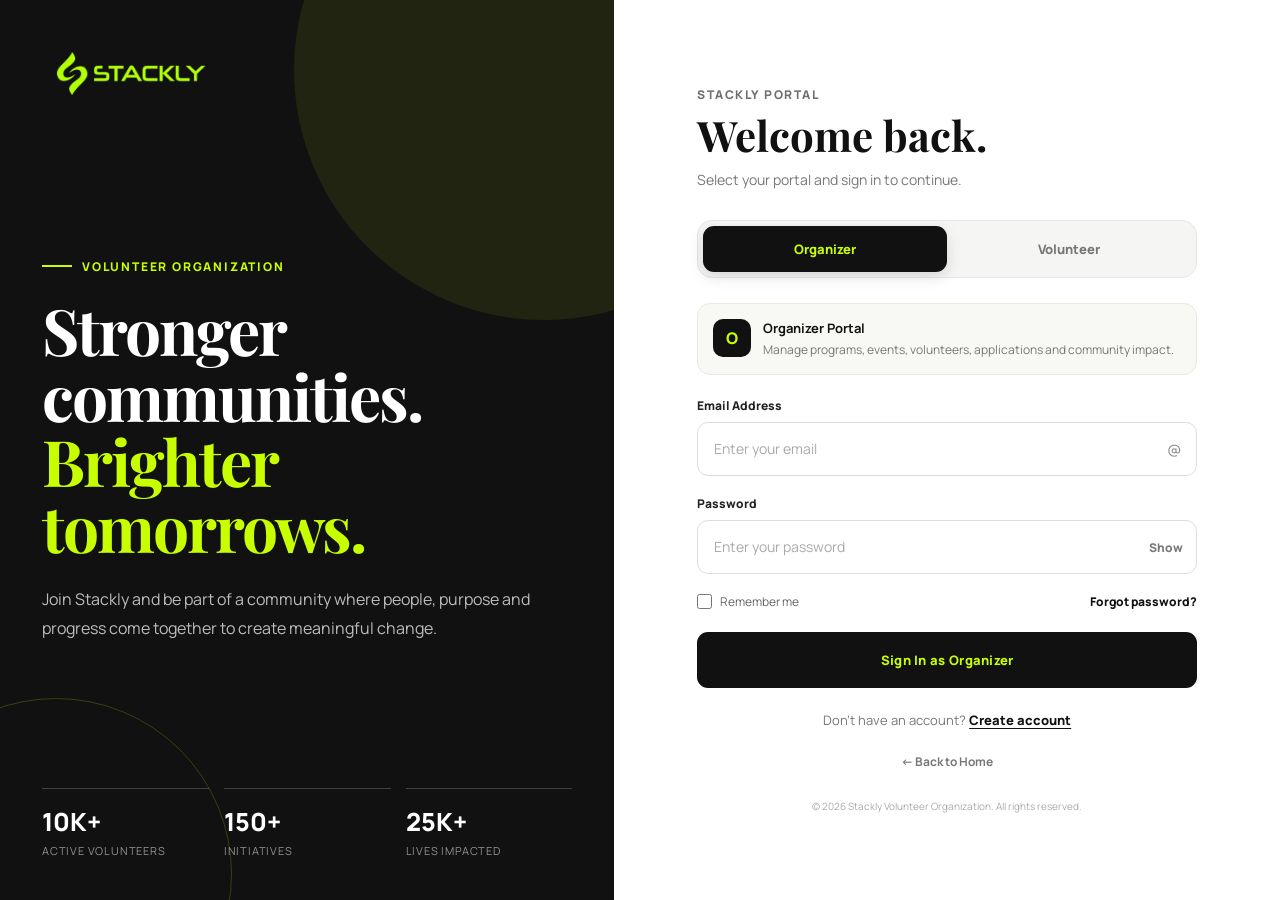
<file: login.html>
<!DOCTYPE html>
<html lang="en">
<head>
    <meta charset="UTF-8">
    <meta name="viewport" content="width=device-width, initial-scale=1.0">

    <title>Stackly | Login</title>

    <!-- Favicon -->
    <link rel="icon" type="image/webp" href="assets/img/impact/logo STAC.webp">

    <!-- Google Fonts -->
    <link rel="preconnect" href="https://fonts.googleapis.com">
    <link rel="preconnect" href="https://fonts.gstatic.com" crossorigin>

    <link href="https://fonts.googleapis.com/css2?family=Manrope:wght@400;500;600;700;800&family=Playfair+Display:wght@600;700&display=swap" rel="stylesheet">

    <style>
        /* =========================================
           RESET
        ========================================= */

        * {
            margin: 0;
            padding: 0;
            box-sizing: border-box;
        }

        html {
            scroll-behavior: smooth;
        }

        body {
            font-family: "Manrope", sans-serif;
            background: #f7f8f5;
            color: #111111;
            min-height: 100vh;
        }

        button,
        input {
            font-family: inherit;
        }

        button {
            cursor: pointer;
        }

        a {
            color: inherit;
            text-decoration: none;
        }


        /* =========================================
           MAIN LAYOUT
        ========================================= */

        .login-wrapper {
            min-height: 100vh;
            display: grid;
            grid-template-columns: 48% 52%;
        }


        /* =========================================
           LEFT BRAND PANEL
        ========================================= */

        .brand-panel {
            position: relative;
            min-height: 100vh;
            overflow: hidden;
            background: #111111;
            color: #ffffff;
            padding: 42px;
            display: flex;
            flex-direction: column;
            justify-content: space-between;
        }

        .brand-panel::before {
            content: "";
            position: absolute;
            width: 500px;
            height: 500px;
            border-radius: 50%;
            background: #c8ff00;
            opacity: 0.08;
            top: -180px;
            right: -180px;
        }

        .brand-panel::after {
            content: "";
            position: absolute;
            width: 350px;
            height: 350px;
            border-radius: 50%;
            border: 1px solid rgba(200, 255, 0, 0.2);
            bottom: -150px;
            left: -120px;
        }



        /* =========================================
           STACKLY LOGO — TRANSPARENT + LIME GREEN
        ========================================= */

        .stackly-transparent-logo {
            position: relative;
            z-index: 2;
            display: inline-flex;
            align-items: center;
            width: fit-content;
            padding: 10px 14px;
            background: transparent !important;
            border: 0;
            border-radius: 0;
        }

        .stackly-transparent-logo img {
            display: block;
            width: 150px;
            height: auto;
            object-fit: contain;
            background: transparent !important;

            /* Convert every non-transparent logo pixel to #c8ff00 */
            filter: brightness(0) saturate(100%)
                    invert(87%) sepia(98%) saturate(1174%)
                    hue-rotate(22deg) brightness(105%) contrast(104%);
        }

        .mobile-logo img {
            background: transparent !important;
        }

        /* =========================================
           BRAND CONTENT
        ========================================= */

        .brand-content {
            position: relative;
            z-index: 2;
            max-width: 620px;
        }

        .brand-tag {
            display: inline-flex;
            align-items: center;
            gap: 10px;
            margin-bottom: 22px;
            font-size: 12px;
            font-weight: 800;
            letter-spacing: 1.8px;
            text-transform: uppercase;
            color: #c8ff00;
        }

        .brand-tag::before {
            content: "";
            width: 30px;
            height: 2px;
            background: #c8ff00;
        }

        .brand-content h1 {
            font-family: "Playfair Display", serif;
            font-size: clamp(42px, 5vw, 72px);
            line-height: 1.03;
            letter-spacing: -2px;
            margin-bottom: 25px;
        }

        .brand-content h1 span {
            color: #c8ff00;
        }

        .brand-content p {
            max-width: 560px;
            color: #bcbcbc;
            font-size: 16px;
            line-height: 1.8;
        }


        /* =========================================
           IMPACT STATS
        ========================================= */

        .impact-stats {
            position: relative;
            z-index: 2;
            display: grid;
            grid-template-columns: repeat(3, 1fr);
            gap: 15px;
            max-width: 650px;
        }

        .impact-stat {
            border-top: 1px solid rgba(255,255,255,0.2);
            padding-top: 15px;
        }

        .impact-stat strong {
            display: block;
            font-size: 25px;
            font-weight: 800;
            color: #ffffff;
        }

        .impact-stat span {
            display: block;
            margin-top: 4px;
            color: #929292;
            font-size: 11px;
            line-height: 1.4;
            text-transform: uppercase;
            letter-spacing: 0.8px;
        }


        /* =========================================
           RIGHT AUTH PANEL
        ========================================= */

        .auth-panel {
            min-height: 100vh;
            background: #ffffff;
            padding: 40px;
            display: flex;
            align-items: center;
            justify-content: center;
        }

        .auth-container {
            width: 100%;
            max-width: 500px;
        }


        /* =========================================
           MOBILE LOGO
        ========================================= */

        .mobile-logo {
            display: none;
            margin-bottom: 35px;
        }

        .mobile-logo img {
            width: 145px;
            height: auto;
            background: transparent !important;

            /* Keep mobile logo color exactly the same as desktop */
            filter: brightness(0) saturate(100%)
                    invert(87%) sepia(98%) saturate(1174%)
                    hue-rotate(22deg) brightness(105%) contrast(104%);
        }


        /* =========================================
           AUTH HEADER
        ========================================= */

        .auth-header {
            margin-bottom: 28px;
        }

        .auth-header .eyebrow {
            color: #6f6f6f;
            font-size: 12px;
            font-weight: 800;
            letter-spacing: 1.5px;
            text-transform: uppercase;
            margin-bottom: 9px;
        }

        .auth-header h2 {
            font-family: "Playfair Display", serif;
            font-size: 42px;
            line-height: 1.1;
            margin-bottom: 10px;
        }

        .auth-header p {
            color: #777777;
            font-size: 14px;
            line-height: 1.7;
        }


        /* =========================================
           PORTAL SWITCHER
        ========================================= */

        .portal-switcher {
            display: grid;
            grid-template-columns: 1fr 1fr;
            padding: 5px;
            margin-bottom: 25px;
            border: 1px solid #e5e5e5;
            border-radius: 15px;
            background: #f5f5f3;
        }

        .portal-btn {
            border: 0;
            background: transparent;
            border-radius: 11px;
            padding: 14px 12px;
            color: #777777;
            font-size: 13px;
            font-weight: 800;
            transition: 0.25s ease;
        }

        .portal-btn.active {
            background: #111111;
            color: #c8ff00;
            box-shadow: 0 5px 15px rgba(0,0,0,0.12);
        }

        .portal-btn:hover:not(.active) {
            color: #111111;
        }


        /* =========================================
           PORTAL INFO
        ========================================= */

        .portal-info {
            display: flex;
            align-items: flex-start;
            gap: 12px;
            padding: 15px;
            margin-bottom: 22px;
            background: #f8f9f5;
            border: 1px solid #e7eadf;
            border-radius: 13px;
        }

        .portal-icon {
            flex: 0 0 38px;
            width: 38px;
            height: 38px;
            display: flex;
            align-items: center;
            justify-content: center;
            background: #111111;
            color: #c8ff00;
            border-radius: 10px;
            font-size: 16px;
            font-weight: 800;
        }

        .portal-info strong {
            display: block;
            margin-bottom: 4px;
            font-size: 13px;
        }

        .portal-info p {
            color: #777777;
            font-size: 12px;
            line-height: 1.5;
        }


        /* =========================================
           FORM
        ========================================= */

        .form-group {
            margin-bottom: 19px;
        }

        .form-label {
            display: block;
            margin-bottom: 8px;
            color: #222222;
            font-size: 12px;
            font-weight: 800;
        }

        .input-wrapper {
            position: relative;
        }

        .input-wrapper input {
            width: 100%;
            height: 54px;
            padding: 0 48px 0 16px;
            border: 1px solid #dddddd;
            border-radius: 11px;
            outline: none;
            background: #ffffff;
            color: #111111;
            font-size: 14px;
            transition: 0.25s ease;
        }

        .input-wrapper input::placeholder {
            color: #aaaaaa;
        }

        .input-wrapper input:focus {
            border-color: #111111;
            box-shadow: 0 0 0 3px rgba(200,255,0,0.18);
        }

        .input-icon {
            position: absolute;
            right: 16px;
            top: 50%;
            transform: translateY(-50%);
            color: #888888;
            font-size: 16px;
            pointer-events: none;
        }

        .password-toggle {
            position: absolute;
            right: 14px;
            top: 50%;
            transform: translateY(-50%);
            border: 0;
            background: transparent;
            color: #777777;
            font-size: 12px;
            font-weight: 800;
            cursor: pointer;
        }

        .password-toggle:hover {
            color: #111111;
        }


        /* =========================================
           FORM OPTIONS
        ========================================= */

        .form-options {
            display: flex;
            align-items: center;
            justify-content: space-between;
            gap: 15px;
            margin: 3px 0 22px;
        }

        .remember {
            display: flex;
            align-items: center;
            gap: 8px;
            color: #666666;
            font-size: 12px;
        }

        .remember input {
            width: 15px;
            height: 15px;
            accent-color: #111111;
        }

        .forgot {
            border: 0;
            background: transparent;
            color: #111111;
            font-size: 12px;
            font-weight: 800;
            cursor: pointer;
        }

        .forgot:hover {
            color: #789900;
        }


        /* =========================================
           LOGIN BUTTON
        ========================================= */

        .login-btn {
            width: 100%;
            height: 56px;
            border: 0;
            border-radius: 11px;
            background: #111111;
            color: #c8ff00;
            font-size: 13px;
            font-weight: 800;
            letter-spacing: 0.3px;
            transition: 0.25s ease;
        }

        .login-btn:hover {
            background: #c8ff00;
            color: #111111;
            transform: translateY(-2px);
            box-shadow: 0 10px 25px rgba(0,0,0,0.12);
        }

        .login-btn:active {
            transform: translateY(0);
        }


        /* =========================================
           REGISTER
        ========================================= */

        .register-text {
            text-align: center;
            margin-top: 23px;
            color: #777777;
            font-size: 13px;
        }

        .register-text a {
            color: #111111;
            font-weight: 800;
            text-decoration: underline;
            text-underline-offset: 3px;
        }


        /* =========================================
           BACK HOME
        ========================================= */

        .back-home {
            display: flex;
            justify-content: center;
            margin-top: 24px;
        }

        .back-home a {
            display: inline-flex;
            align-items: center;
            gap: 7px;
            color: #777777;
            font-size: 12px;
            font-weight: 700;
            transition: 0.2s ease;
        }

        .back-home a:hover {
            color: #111111;
        }


        /* =========================================
           MESSAGE
        ========================================= */

        .message {
            display: none;
            padding: 12px 14px;
            margin-bottom: 18px;
            border-radius: 10px;
            font-size: 12px;
            font-weight: 700;
        }

        .message.show {
            display: block;
        }

        .message.error {
            background: #fff0f0;
            border: 1px solid #ffd0d0;
            color: #b00020;
        }

        .message.success {
            background: #f1fbd7;
            border: 1px solid #d9ed9a;
            color: #456000;
        }


        /* =========================================
           FOOTER
        ========================================= */

        .auth-footer {
            margin-top: 28px;
            text-align: center;
            color: #aaaaaa;
            font-size: 10px;
            line-height: 1.6;
        }


        /* =========================================
           TABLET
        ========================================= */

        @media (max-width: 1000px) {

            .login-wrapper {
                grid-template-columns: 42% 58%;
            }

            .brand-panel {
                padding: 30px;
            }

            .auth-panel {
                padding: 30px;
            }

            .brand-content h1 {
                font-size: 48px;
            }

            .impact-stats {
                grid-template-columns: 1fr;
                gap: 12px;
            }

            .impact-stat {
                display: flex;
                align-items: baseline;
                gap: 10px;
            }
        }


        /* =========================================
           MOBILE
        ========================================= */

        @media (max-width: 760px) {

            body {
                min-height: 100vh;
                overflow-x: hidden;
            }

            .login-wrapper {
                display: block;
                min-height: 100vh;
            }

            .brand-panel {
                display: none;
            }

            .auth-panel {
                min-height: 100vh;
                padding: 28px 20px;
                align-items: flex-start;
            }

            .auth-container {
                max-width: 100%;
                padding-top: 5px;
            }

            .mobile-logo {
                display: block;
            }

            .auth-header {
                margin-bottom: 23px;
            }

            .auth-header h2 {
                font-size: 35px;
            }

            .portal-switcher {
                margin-bottom: 20px;
            }

            .portal-btn {
                padding: 13px 8px;
                font-size: 12px;
            }

            .portal-info {
                margin-bottom: 20px;
            }

            .form-group {
                margin-bottom: 17px;
            }

            .form-options {
                margin-bottom: 20px;
            }
        }


        /* =========================================
           SMALL MOBILE
        ========================================= */

        @media (max-width: 420px) {

            .auth-panel {
                padding: 23px 16px;
            }

            .mobile-logo img {
                width: 130px;
            }

            .auth-header h2 {
                font-size: 31px;
            }

            .auth-header p {
                font-size: 13px;
            }

            .portal-btn {
                padding: 12px 5px;
            }

            .portal-info {
                padding: 13px;
            }

            .portal-icon {
                width: 34px;
                height: 34px;
                flex-basis: 34px;
            }

            .input-wrapper input {
                height: 52px;
            }

            .login-btn {
                height: 54px;
            }
        }
    </style>
</head>

<body>

    <main class="login-wrapper">

        <!-- =====================================
             LEFT BRANDING
        ====================================== -->

        <section class="brand-panel">

            <a href="index.html" class="stackly-transparent-logo">
                <img
                    src="assets/img/impact/logo STAC.webp"
                    alt="Stackly Logo"
                >
            </a>

            <div class="brand-content">

                <div class="brand-tag">
                    Volunteer Organization
                </div>

                <h1>
                    Stronger communities.
                    <span>Brighter tomorrows.</span>
                </h1>

                <p>
                    Join Stackly and be part of a community where people,
                    purpose and progress come together to create meaningful
                    change.
                </p>

            </div>

            <div class="impact-stats">

                <div class="impact-stat">
                    <strong>10K+</strong>
                    <span>Active Volunteers</span>
                </div>

                <div class="impact-stat">
                    <strong>150+</strong>
                    <span>Initiatives</span>
                </div>

                <div class="impact-stat">
                    <strong>25K+</strong>
                    <span>Lives Impacted</span>
                </div>

            </div>

        </section>


        <!-- =====================================
             AUTH PANEL
        ====================================== -->

        <section class="auth-panel">

            <div class="auth-container">

                <!-- Mobile Logo -->

                <div class="mobile-logo">
                    <a href="index.html">
                        <img
                            src="assets/img/impact/logo STAC.webp"
                            alt="Stackly Logo"
                        >
                    </a>
                </div>


                <!-- Header -->

                <div class="auth-header">

                    <div class="eyebrow">
                        Stackly Portal
                    </div>

                    <h2>
                        Welcome back.
                    </h2>

                    <p>
                        Select your portal and sign in to continue.
                    </p>

                </div>


                <!-- Portal Switch -->

                <div class="portal-switcher">

                    <button
                        type="button"
                        class="portal-btn active"
                        data-portal="organizer"
                    >
                        Organizer
                    </button>

                    <button
                        type="button"
                        class="portal-btn"
                        data-portal="volunteer"
                    >
                        Volunteer
                    </button>

                </div>


                <!-- Portal Information -->

                <div class="portal-info">

                    <div class="portal-icon" id="portalIcon">
                        O
                    </div>

                    <div>

                        <strong id="portalTitle">
                            Organizer Portal
                        </strong>

                        <p id="portalDescription">
                            Manage programs, events, volunteers,
                            applications and community impact.
                        </p>

                    </div>

                </div>


                <!-- Message -->

                <div
                    class="message"
                    id="message"
                    role="alert"
                ></div>


                <!-- Login Form -->

                <form id="loginForm">

                    <!-- Email -->

                    <div class="form-group">

                        <label
                            class="form-label"
                            for="email"
                        >
                            Email Address
                        </label>

                        <div class="input-wrapper">

                            <input
                                type="email"
                                id="email"
                                name="email"
                                placeholder="Enter your email"
                                autocomplete="email"
                                required
                            >

                            <span class="input-icon">
                                @
                            </span>

                        </div>

                    </div>


                    <!-- Password -->

                    <div class="form-group">

                        <label
                            class="form-label"
                            for="password"
                        >
                            Password
                        </label>

                        <div class="input-wrapper">

                            <input
                                type="password"
                                id="password"
                                name="password"
                                placeholder="Enter your password"
                                autocomplete="current-password"
                                required
                            >

                            <button
                                type="button"
                                class="password-toggle"
                                id="passwordToggle"
                            >
                                Show
                            </button>

                        </div>

                    </div>


                    <!-- Options -->

                    <div class="form-options">

                        <label class="remember">

                            <input
                                type="checkbox"
                                id="remember"
                            >

                            <span>
                                Remember me
                            </span>

                        </label>

                        <button
                            type="button"
                            class="forgot"
                            id="forgotPassword"
                        >
                            Forgot password?
                        </button>

                    </div>


                    <!-- Submit -->

                    <button
                        type="submit"
                        class="login-btn"
                        id="loginButton"
                    >
                        Sign In as Organizer
                    </button>

                </form>


                <!-- Register -->

                <div class="register-text">

                    Don't have an account?

                    <a href="register.html">
                        Create account
                    </a>

                </div>


                <!-- Back Home -->

                <div class="back-home">

                    <a href="index.html">
                        ← Back to Home
                    </a>

                </div>


                <!-- Footer -->

                <div class="auth-footer">

                    © 2026 Stackly Volunteer Organization.
                    All rights reserved.

                </div>

            </div>

        </section>

    </main>


    <!-- =========================================
         JAVASCRIPT
    ========================================= -->

    <script>

        /* =========================================
           ELEMENTS
        ========================================= */

        const portalButtons =
            document.querySelectorAll(".portal-btn");

        const portalIcon =
            document.getElementById("portalIcon");

        const portalTitle =
            document.getElementById("portalTitle");

        const portalDescription =
            document.getElementById("portalDescription");

        const loginButton =
            document.getElementById("loginButton");

        const loginForm =
            document.getElementById("loginForm");

        const passwordInput =
            document.getElementById("password");

        const passwordToggle =
            document.getElementById("passwordToggle");

        const emailInput =
            document.getElementById("email");

        const rememberInput =
            document.getElementById("remember");

        const message =
            document.getElementById("message");

        const forgotPassword =
            document.getElementById("forgotPassword");


        /* =========================================
           CURRENT PORTAL
        ========================================= */

        let selectedPortal = "organizer";


        /* =========================================
           PORTAL DATA
        ========================================= */

        const portalData = {

            organizer: {

                icon: "O",

                title: "Organizer Portal",

                description:
                    "Manage programs, events, volunteers, applications and community impact.",

                button:
                    "Sign In as Organizer"

            },

            volunteer: {

                icon: "V",

                title: "Volunteer Portal",

                description:
                    "Discover opportunities, manage applications and track your volunteering impact.",

                button:
                    "Sign In as Volunteer"

            }

        };


        /* =========================================
           PORTAL SWITCH
        ========================================= */

        portalButtons.forEach(button => {

            button.addEventListener("click", () => {

                selectedPortal =
                    button.dataset.portal;

                portalButtons.forEach(item => {
                    item.classList.remove("active");
                });

                button.classList.add("active");

                const data =
                    portalData[selectedPortal];

                portalIcon.textContent =
                    data.icon;

                portalTitle.textContent =
                    data.title;

                portalDescription.textContent =
                    data.description;

                loginButton.textContent =
                    data.button;

                hideMessage();

            });

        });


        /* =========================================
           PASSWORD SHOW / HIDE
        ========================================= */

        passwordToggle.addEventListener(
            "click",
            () => {

                if (
                    passwordInput.type === "password"
                ) {

                    passwordInput.type = "text";

                    passwordToggle.textContent =
                        "Hide";

                } else {

                    passwordInput.type =
                        "password";

                    passwordToggle.textContent =
                        "Show";

                }

            }
        );


        /* =========================================
           MESSAGE FUNCTION
        ========================================= */

        function showMessage(
            text,
            type = "error"
        ) {

            message.textContent = text;

            message.className =
                "message show " + type;

        }


        function hideMessage() {

            message.textContent = "";

            message.className =
                "message";

        }


        /* =========================================
           FORGOT PASSWORD
        ========================================= */

        forgotPassword.addEventListener(
            "click",
            () => {

                const email =
                    emailInput.value.trim();

                if (!email) {

                    showMessage(
                        "Enter your email address first."
                    );

                    emailInput.focus();

                    return;

                }

                showMessage(
                    "Password reset instructions would be sent to " +
                    email +
                    ".",
                    "success"
                );

            }
        );


        /* =========================================
           LOGIN
        ========================================= */

        loginForm.addEventListener(
            "submit",
            event => {

                event.preventDefault();

                hideMessage();

                const email =
                    emailInput.value.trim();

                const password =
                    passwordInput.value.trim();


                /* Validate email */

                if (!email) {

                    showMessage(
                        "Please enter your email address."
                    );

                    emailInput.focus();

                    return;

                }


                /* Validate password */

                if (!password) {

                    showMessage(
                        "Please enter your password."
                    );

                    passwordInput.focus();

                    return;

                }


                /* Basic email validation */

                const emailPattern =
                    /^[^\s@]+@[^\s@]+\.[^\s@]+$/;

                if (!emailPattern.test(email)) {

                    showMessage(
                        "Please enter a valid email address."
                    );

                    emailInput.focus();

                    return;

                }


                /* =================================
                   SAVE LOGIN DATA
                ================================= */

                localStorage.setItem(
                    "stacklyEmail",
                    email
                );

                localStorage.setItem(
                    "stacklyPortal",
                    selectedPortal
                );


                /* Remember email */

                if (rememberInput.checked) {

                    localStorage.setItem(
                        "stacklyRememberEmail",
                        email
                    );

                } else {

                    localStorage.removeItem(
                        "stacklyRememberEmail"
                    );

                }


                /* =================================
                   BUTTON STATE
                ================================= */

                loginButton.disabled = true;

                loginButton.textContent =
                    "Signing In...";


                /* =================================
                   ROUTING
                ================================= */

                setTimeout(() => {

                    if (
                        selectedPortal ===
                        "organizer"
                    ) {

                        window.location.href =
                            "admin-dashboard.html";

                    } else {

                        window.location.href =
                            "client-dashboard.html";

                    }

                }, 700);

            }
        );


        /* =========================================
           LOAD REMEMBERED EMAIL
        ========================================= */

        const rememberedEmail =
            localStorage.getItem(
                "stacklyRememberEmail"
            );

        if (rememberedEmail) {

            emailInput.value =
                rememberedEmail;

            rememberInput.checked =
                true;

        }


        /* =========================================
           ENTER KEY SUPPORT
        ========================================= */

        document.addEventListener(
            "keydown",
            event => {

                if (
                    event.key === "Enter" &&
                    document.activeElement !==
                    forgotPassword
                ) {

                    // Form handles submission
                    // automatically.

                }

            }
        );

    </script>

</body>
</html>
</file>
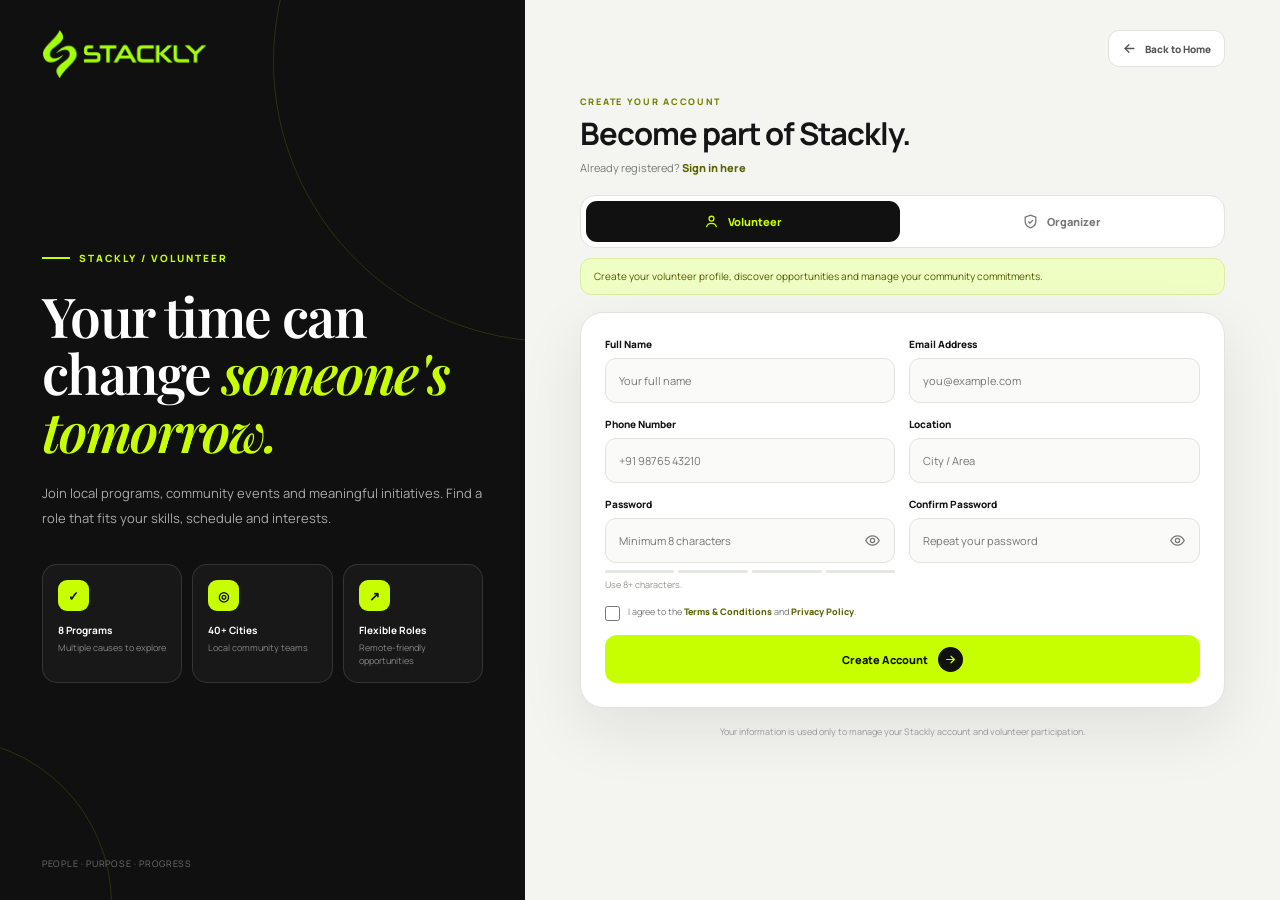
<file: register.html>
<!DOCTYPE html>
<html lang="en">
<head>
<meta charset="UTF-8">
<meta name="viewport" content="width=device-width, initial-scale=1.0">
<title>Become a Volunteer | Stackly</title>
<meta name="description" content="Register with Stackly to join volunteer programs, events, and community initiatives across India.">
<link rel="icon" href="assets/svg/stackly-symbol-lime.svg" type="image/svg+xml">
<link rel="preconnect" href="https://fonts.googleapis.com">
<link rel="preconnect" href="https://fonts.gstatic.com" crossorigin>
<link href="https://fonts.googleapis.com/css2?family=Manrope:wght@400;500;600;700;800&family=Playfair+Display:ital,wght@1,600&display=swap" rel="stylesheet">

<style>
:root{
  --black:#101010;
  --lime:#c8ff00;
  --lime-soft:#efffc4;
  --bg:#f4f5f1;
  --white:#fff;
  --text:#151515;
  --muted:#777b74;
  --border:#e1e4dc;
  --danger:#d83d3d;
  --shadow:0 22px 65px rgba(17,17,17,.09);
}
*{box-sizing:border-box;margin:0;padding:0}
body{min-height:100vh;font-family:Manrope,sans-serif;background:var(--bg);color:var(--text)}
a{text-decoration:none;color:inherit}
button,input{font:inherit}
button{cursor:pointer}

.page{min-height:100vh;display:grid;grid-template-columns:.82fr 1.18fr}

/* BRAND SIDE */
.brand-side{
  min-height:100vh;background:var(--black);color:#fff;padding:30px 42px;
  position:relative;overflow:hidden;display:flex;flex-direction:column;
}
.brand-side:before,.brand-side:after{
  content:"";position:absolute;border:1px solid rgba(200,255,0,.14);border-radius:50%;pointer-events:none
}
.brand-side:before{width:560px;height:560px;right:-310px;top:-220px}
.brand-side:after{width:330px;height:330px;left:-220px;bottom:-170px}
.logo img{
  width:165px;height:auto;display:block;position:relative;z-index:2;
  filter:brightness(0) saturate(100%) invert(84%) sepia(100%) saturate(1800%) hue-rotate(25deg) brightness(105%) contrast(105%);
}
.brand-copy{position:relative;z-index:2;margin:auto 0;padding:55px 0}
.kicker{
  color:var(--lime);font-size:10px;font-weight:900;letter-spacing:2px;
  display:flex;align-items:center;gap:9px;margin-bottom:22px
}
.kicker:before{content:"";width:28px;height:2px;background:var(--lime)}
.brand-copy h1{
  font-family:"Playfair Display",serif;font-size:clamp(42px,4.3vw,67px);
  line-height:1.04;letter-spacing:-1.6px;font-weight:600;margin-bottom:22px
}
.brand-copy h1 em{color:var(--lime);font-style:italic}
.brand-copy>p{max-width:500px;color:#aaa;font-size:13px;line-height:1.9}
.benefits{display:grid;grid-template-columns:repeat(3,1fr);gap:10px;margin-top:34px;max-width:570px}
.benefit{
  border:1px solid rgba(255,255,255,.12);background:rgba(255,255,255,.035);
  border-radius:15px;padding:15px;min-height:100px
}
.bicon{
  width:31px;height:31px;border-radius:9px;background:var(--lime);color:#111;
  display:grid;place-items:center;font-weight:900;font-size:13px;margin-bottom:12px
}
.benefit strong{display:block;font-size:10px}
.benefit span{display:block;color:#858585;font-size:9px;margin-top:5px;line-height:1.4}
.side-footer{color:#707070;font-size:9px;letter-spacing:.7px;position:relative;z-index:2}

/* FORM SIDE */
.form-side{min-height:100vh;padding:30px 55px;overflow-y:auto}
.topbar{display:flex;justify-content:flex-end;margin-bottom:28px}
.back{
  display:inline-flex;align-items:center;gap:8px;padding:10px 13px;
  border:1px solid var(--border);border-radius:11px;background:#fff;
  font-size:10px;font-weight:800;color:#555;transition:.2s
}
.back:hover{border-color:#111;color:#111;transform:translateY(-1px)}
.back svg{width:15px;height:15px;transform:rotate(180deg)}
.shell{max-width:650px;margin:auto}
.mobile-logo{display:none}
.heading{margin-bottom:20px}
.heading small{display:block;color:#768000;font-size:9px;font-weight:900;letter-spacing:1.7px;margin-bottom:8px}
.heading h2{font-size:31px;line-height:1.15;letter-spacing:-1px;margin-bottom:8px}
.heading p{font-size:11px;color:var(--muted)}
.heading a{color:#596300;font-weight:800}

/* ROLE */
.roles{
  display:grid;grid-template-columns:1fr 1fr;gap:5px;padding:5px;
  background:#fff;border:1px solid var(--border);border-radius:15px;margin-bottom:10px
}
.role{
  border:0;background:transparent;color:#777;border-radius:11px;padding:12px;
  display:flex;align-items:center;justify-content:center;gap:8px;font-size:11px;font-weight:800
}
.role svg{width:17px;height:17px}
.role.active{background:#111;color:var(--lime)}
.role-info{
  background:var(--lime-soft);border:1px solid #dceca5;border-radius:11px;
  padding:10px 13px;color:#505900;font-size:10px;line-height:1.55;margin-bottom:17px
}

/* CARD */
.card{background:#fff;border:1px solid var(--border);border-radius:23px;padding:24px;box-shadow:var(--shadow)}
.alert{
  display:none;background:#fff0f0;border:1px solid #f1caca;color:#a32d2d;
  border-radius:10px;padding:10px 12px;font-size:10px;font-weight:700;margin-bottom:14px
}
.alert.show{display:block}
.grid{display:grid;grid-template-columns:1fr 1fr;gap:14px}
.field.full{grid-column:1/-1}
label.field-label{display:block;font-size:10px;font-weight:900;margin-bottom:7px}
.input-wrap{position:relative}
input{
  width:100%;height:45px;padding:0 13px;border:1px solid var(--border);
  border-radius:11px;background:#fafbf8;outline:none;font-size:11px;transition:.2s
}
input:focus{background:#fff;border-color:#111;box-shadow:0 0 0 3px rgba(200,255,0,.22)}
.field.invalid input{border-color:var(--danger)}
.error{display:none;color:var(--danger);font-size:9px;margin-top:5px}
.field.invalid .error{display:block}
.password{padding-right:45px}
.eye{
  position:absolute;right:5px;top:5px;width:35px;height:35px;border:0;
  border-radius:8px;background:transparent;color:#777;display:grid;place-items:center
}
.eye:hover{background:#f0f1ed;color:#111}
.eye svg{width:17px;height:17px}
.meter{display:flex;gap:4px;margin-top:7px}
.meter i{height:3px;flex:1;background:#e5e7e1;border-radius:10px}
.meter[data-level="1"] i:nth-child(1),
.meter[data-level="2"] i:nth-child(-n+2),
.meter[data-level="3"] i:nth-child(-n+3),
.meter[data-level="4"] i:nth-child(-n+4){background:var(--lime)}
.hint{font-size:9px;color:#92958e;margin-top:5px;display:block}
.terms{
  grid-column:1/-1;display:flex;gap:8px;align-items:flex-start;
  font-size:9px;color:#777;line-height:1.6
}
.terms input{width:15px;height:15px;accent-color:#111;margin-top:1px;flex:0 0 auto}
.terms a{color:#596300;font-weight:800}
.submit{
  grid-column:1/-1;height:48px;border:0;border-radius:12px;background:var(--lime);
  color:#111;font-size:11px;font-weight:900;display:flex;align-items:center;
  justify-content:center;gap:10px;transition:.2s
}
.submit:hover{background:#b9ed00;transform:translateY(-1px)}
.circle{width:25px;height:25px;border-radius:50%;background:#111;color:var(--lime);display:grid;place-items:center}
.circle svg{width:13px;height:13px}
.note{text-align:center;color:#999;font-size:9px;margin-top:17px;line-height:1.6}
.success{display:none;text-align:center;padding:35px 10px}
.success.show{display:block}
.success-icon{width:62px;height:62px;border-radius:50%;background:var(--lime);display:grid;place-items:center;margin:0 auto 16px;font-size:25px;font-weight:900}
.success h3{font-size:21px;margin-bottom:7px}
.success p{font-size:11px;color:var(--muted);line-height:1.7}

/* RESPONSIVE */
@media(max-width:1050px){
  .page{grid-template-columns:1fr}
  .brand-side{min-height:370px;padding:25px 30px}
  .brand-copy{padding:35px 0}
  .brand-copy h1{font-size:48px}
  .side-footer{display:none}
  .form-side{min-height:auto;padding:30px}
  .shell{max-width:720px}
}
@media(max-width:650px){
  .brand-side{min-height:300px;padding:22px 20px}
  .logo img{width:135px}
  .brand-copy{padding:28px 0 4px}
  .brand-copy h1{font-size:36px;letter-spacing:-1px;margin-bottom:12px}
  .brand-copy>p{font-size:11px;line-height:1.65}
  .benefits{display:none}
  .form-side{padding:18px 15px 35px;background:#fff}
  .topbar{margin-bottom:20px}
  .mobile-logo{display:block;margin-bottom:22px}
  .mobile-logo img{
    width:130px;display:block;
    filter:brightness(0) saturate(100%) invert(84%) sepia(100%) saturate(1800%) hue-rotate(25deg) brightness(105%) contrast(105%);
  }
  .heading h2{font-size:27px}
  .card{padding:17px;border-radius:19px;box-shadow:0 12px 35px rgba(17,17,17,.07)}
  .grid{grid-template-columns:1fr;gap:13px}
  .field.full,.terms,.submit{grid-column:auto}
}
</style>
</head>

<body>
<div class="page">

  <section class="brand-side">
    <a class="logo" href="index.html" aria-label="Stackly Home">
      <img src="assets/img/impact/logo STAC.webp" alt="Stackly">
    </a>

    <div class="brand-copy">
      <div class="kicker">STACKLY / VOLUNTEER</div>
      <h1>Your time can change <em>someone's tomorrow.</em></h1>
      <p>Join local programs, community events and meaningful initiatives. Find a role that fits your skills, schedule and interests.</p>

      <div class="benefits">
        <div class="benefit">
          <div class="bicon">✓</div>
          <strong>8 Programs</strong>
          <span>Multiple causes to explore</span>
        </div>
        <div class="benefit">
          <div class="bicon">◎</div>
          <strong>40+ Cities</strong>
          <span>Local community teams</span>
        </div>
        <div class="benefit">
          <div class="bicon">↗</div>
          <strong>Flexible Roles</strong>
          <span>Remote-friendly opportunities</span>
        </div>
      </div>
    </div>

    <div class="side-footer">PEOPLE · PURPOSE · PROGRESS</div>
  </section>

  <main class="form-side">
    <div class="topbar">
      <a class="back" href="index.html">
        <svg viewBox="0 0 24 24" fill="none" stroke="currentColor" stroke-width="2.2" stroke-linecap="round" stroke-linejoin="round">
          <path d="M5 12h14"/><path d="M13 6l6 6-6 6"/>
        </svg>
        Back to Home
      </a>
    </div>

    <div class="shell">
      <a class="mobile-logo" href="index.html" aria-label="Stackly Home">
        <img src="assets/img/impact/logo STAC.webp" alt="Stackly">
      </a>

      <div class="heading">
        <small>CREATE YOUR ACCOUNT</small>
        <h2>Become part of Stackly.</h2>
        <p>Already registered? <a href="login.html">Sign in here</a></p>
      </div>

      <div class="roles" role="group" aria-label="Choose your role">
        <button class="role active" type="button" data-role="user">
          <svg viewBox="0 0 24 24" fill="none" stroke="currentColor" stroke-width="1.8">
            <circle cx="12" cy="8" r="3.4"/><path d="M5 20c.8-3.6 3.4-5.4 7-5.4s6.2 1.8 7 5.4"/>
          </svg>
          Volunteer
        </button>
        <button class="role" type="button" data-role="admin">
          <svg viewBox="0 0 24 24" fill="none" stroke="currentColor" stroke-width="1.8">
            <path d="M12 3l7.5 3v5.5c0 4.8-3.2 8-7.5 9.5-4.3-1.5-7.5-4.7-7.5-9.5V6L12 3z"/>
            <path d="M9 12l2.2 2.2L15.5 10"/>
          </svg>
          Organizer
        </button>
      </div>

      <div class="role-info" id="roleInfo">Create your volunteer profile, discover opportunities and manage your community commitments.</div>

      <div class="card">
        <div class="alert" id="alert"></div>

        <form id="registerForm" novalidate>
          <input type="hidden" id="role" value="user">

          <div class="grid">
            <div class="field">
              <label class="field-label" for="name">Full Name</label>
              <input id="name" type="text" placeholder="Your full name" autocomplete="name">
              <span class="error">Please enter your full name.</span>
            </div>

            <div class="field">
              <label class="field-label" for="email">Email Address</label>
              <input id="email" type="email" placeholder="you@example.com" autocomplete="email">
              <span class="error">Enter a valid email address.</span>
            </div>

            <div class="field">
              <label class="field-label" for="phone">Phone Number</label>
              <input id="phone" type="tel" placeholder="+91 98765 43210" autocomplete="tel">
              <span class="error">Enter a valid phone number.</span>
            </div>

            <div class="field">
              <label class="field-label" for="location">Location</label>
              <input id="location" type="text" placeholder="City / Area" autocomplete="address-level2">
              <span class="error">Please add your city or location.</span>
            </div>

            <div class="field">
              <label class="field-label" for="password">Password</label>
              <div class="input-wrap">
                <input class="password" id="password" type="password" placeholder="Minimum 8 characters" autocomplete="new-password">
                <button class="eye" type="button" aria-label="Show password">
                  <svg viewBox="0 0 24 24" fill="none" stroke="currentColor" stroke-width="1.8">
                    <path d="M2.5 12S6 5.5 12 5.5 21.5 12 21.5 12 18 18.5 12 18.5 2.5 12 2.5 12z"/><circle cx="12" cy="12" r="3"/>
                  </svg>
                </button>
              </div>
              <div class="meter" id="meter" data-level="0"><i></i><i></i><i></i><i></i></div>
              <span class="hint">Use 8+ characters.</span>
              <span class="error">Password must be at least 8 characters.</span>
            </div>

            <div class="field">
              <label class="field-label" for="password2">Confirm Password</label>
              <div class="input-wrap">
                <input class="password" id="password2" type="password" placeholder="Repeat your password" autocomplete="new-password">
                <button class="eye" type="button" aria-label="Show password">
                  <svg viewBox="0 0 24 24" fill="none" stroke="currentColor" stroke-width="1.8">
                    <path d="M2.5 12S6 5.5 12 5.5 21.5 12 21.5 12 18 18.5 12 18.5 2.5 12 2.5 12z"/><circle cx="12" cy="12" r="3"/>
                  </svg>
                </button>
              </div>
              <span class="error">Passwords do not match.</span>
            </div>

            <label class="terms">
              <input id="terms" type="checkbox">
              <span>I agree to the <a href="404.html">Terms &amp; Conditions</a> and <a href="404.html">Privacy Policy</a>.</span>
            </label>

            <button class="submit" type="submit">
              Create Account
              <span class="circle">
                <svg viewBox="0 0 24 24" fill="none" stroke="currentColor" stroke-width="2.2" stroke-linecap="round" stroke-linejoin="round">
                  <path d="M5 12h14"/><path d="M13 6l6 6-6 6"/>
                </svg>
              </span>
            </button>
          </div>
        </form>

        <div class="success" id="success">
          <div class="success-icon">✓</div>
          <h3>You're all set.</h3>
          <p id="successText">Your Stackly account has been created successfully.</p>
        </div>
      </div>

      <div class="note">Your information is used only to manage your Stackly account and volunteer participation.</div>
    </div>
  </main>
</div>

<script>
const roles=document.querySelectorAll(".role");
const role=document.getElementById("role");
const roleInfo=document.getElementById("roleInfo");

roles.forEach(btn=>{
  btn.addEventListener("click",()=>{
    roles.forEach(x=>x.classList.remove("active"));
    btn.classList.add("active");
    role.value=btn.dataset.role;
    roleInfo.textContent=btn.dataset.role==="admin"
      ? "Create an organizer account to manage programs, events, volunteers and community initiatives."
      : "Create your volunteer profile, discover opportunities and manage your community commitments.";
  });
});

document.querySelectorAll(".eye").forEach(btn=>{
  btn.addEventListener("click",()=>{
    const input=btn.parentElement.querySelector("input");
    input.type=input.type==="password"?"text":"password";
    btn.setAttribute("aria-label",input.type==="password"?"Show password":"Hide password");
  });
});

const password=document.getElementById("password");
const meter=document.getElementById("meter");

password.addEventListener("input",()=>{
  const v=password.value;
  let level=0;
  if(v.length>=8) level++;
  if(/[A-Z]/.test(v)) level++;
  if(/[0-9]/.test(v)) level++;
  if(/[^A-Za-z0-9]/.test(v)) level++;
  meter.dataset.level=level;
});

const form=document.getElementById("registerForm");
const alertBox=document.getElementById("alert");

function invalid(id,state){
  document.getElementById(id).closest(".field").classList.toggle("invalid",state);
}
function validEmail(v){return /^[^\s@]+@[^\s@]+\.[^\s@]+$/.test(v)}
function validPhone(v){return v.replace(/\D/g,"").length>=10}

form.addEventListener("submit",e=>{
  e.preventDefault();

  const name=document.getElementById("name").value.trim();
  const email=document.getElementById("email").value.trim();
  const phone=document.getElementById("phone").value.trim();
  const location=document.getElementById("location").value.trim();
  const p1=password.value;
  const p2=document.getElementById("password2").value;
  const terms=document.getElementById("terms").checked;

  invalid("name",!name);
  invalid("email",!validEmail(email));
  invalid("phone",!validPhone(phone));
  invalid("location",!location);
  invalid("password",p1.length<8);
  invalid("password2",!p2||p1!==p2);

  if(!terms){
    alertBox.textContent="Please accept the Terms & Conditions and Privacy Policy.";
    alertBox.classList.add("show");
    return;
  }

  const hasError=!name||!validEmail(email)||!validPhone(phone)||!location||p1.length<8||p1!==p2;
  if(hasError){
    alertBox.textContent="Please check the highlighted fields and try again.";
    alertBox.classList.add("show");
    return;
  }

  alertBox.classList.remove("show");

  localStorage.setItem("stacklyEmail",email);
  localStorage.setItem("stacklyName",name);
  localStorage.setItem("stacklyPortal",role.value);
  localStorage.setItem("stacklyPhone",phone);
  localStorage.setItem("stacklyLocation",location);

  form.style.display="none";
  document.getElementById("success").classList.add("show");
  document.getElementById("successText").textContent=
    `Your ${role.value==="admin"?"organizer":"volunteer"} account has been created for ${email}.`;

  setTimeout(()=>{
    window.location.href=role.value==="admin"
      ?"organizer-dashboard.html"
      :"volunteer-dashboard.html";
  },1200);
});
</script>
</body>
</html>
</file>
